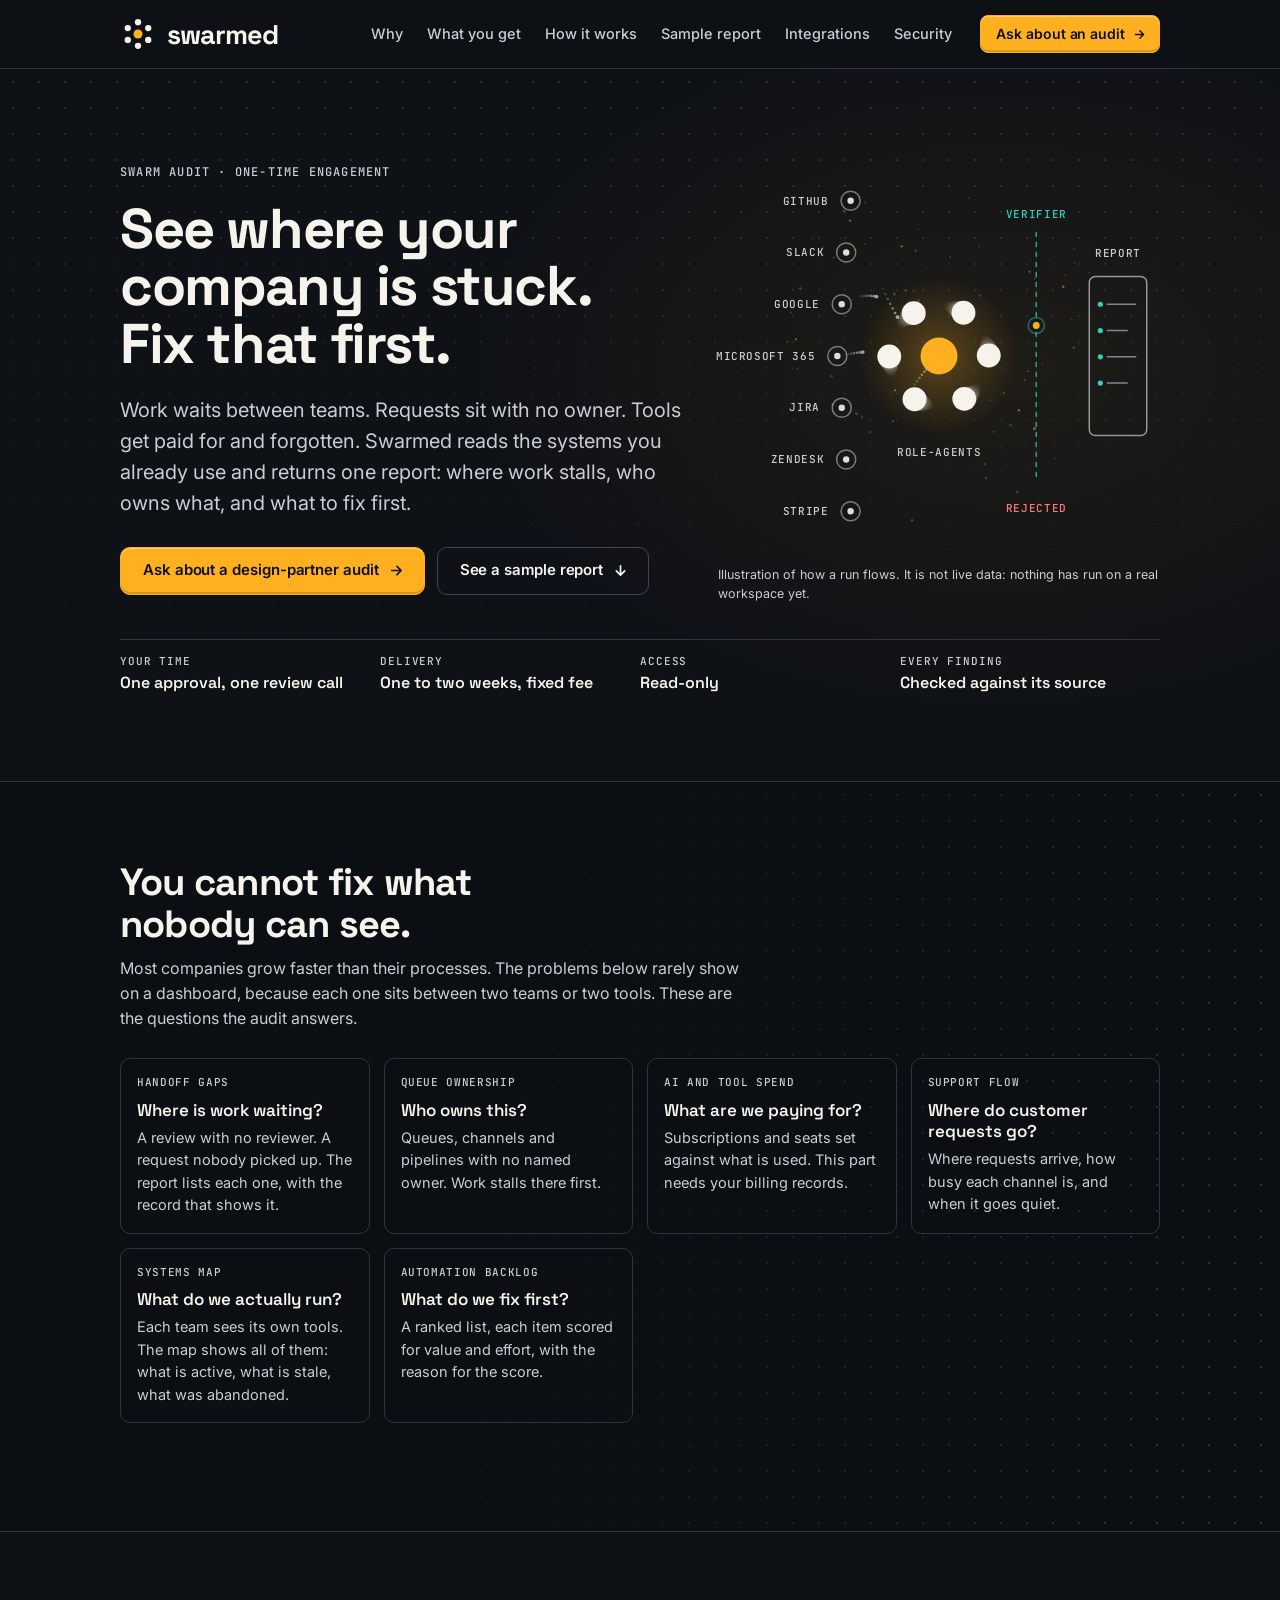
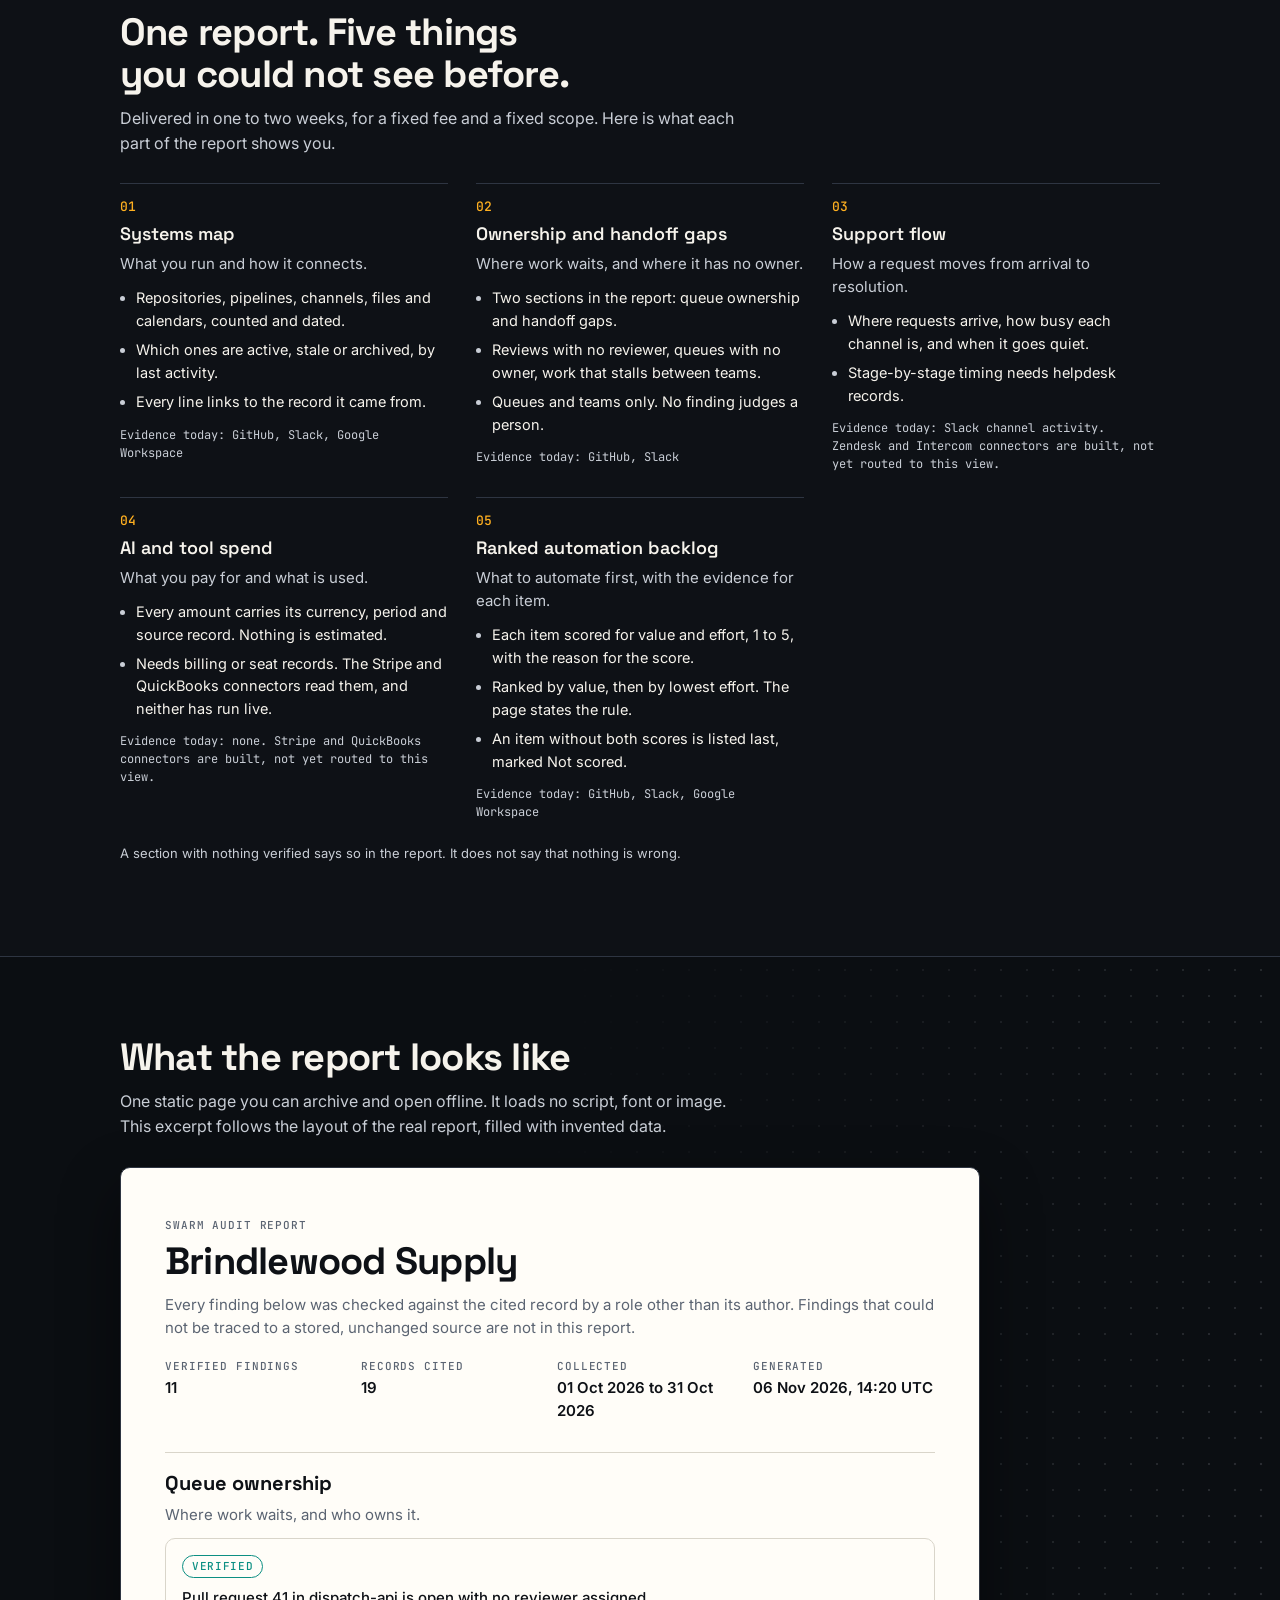
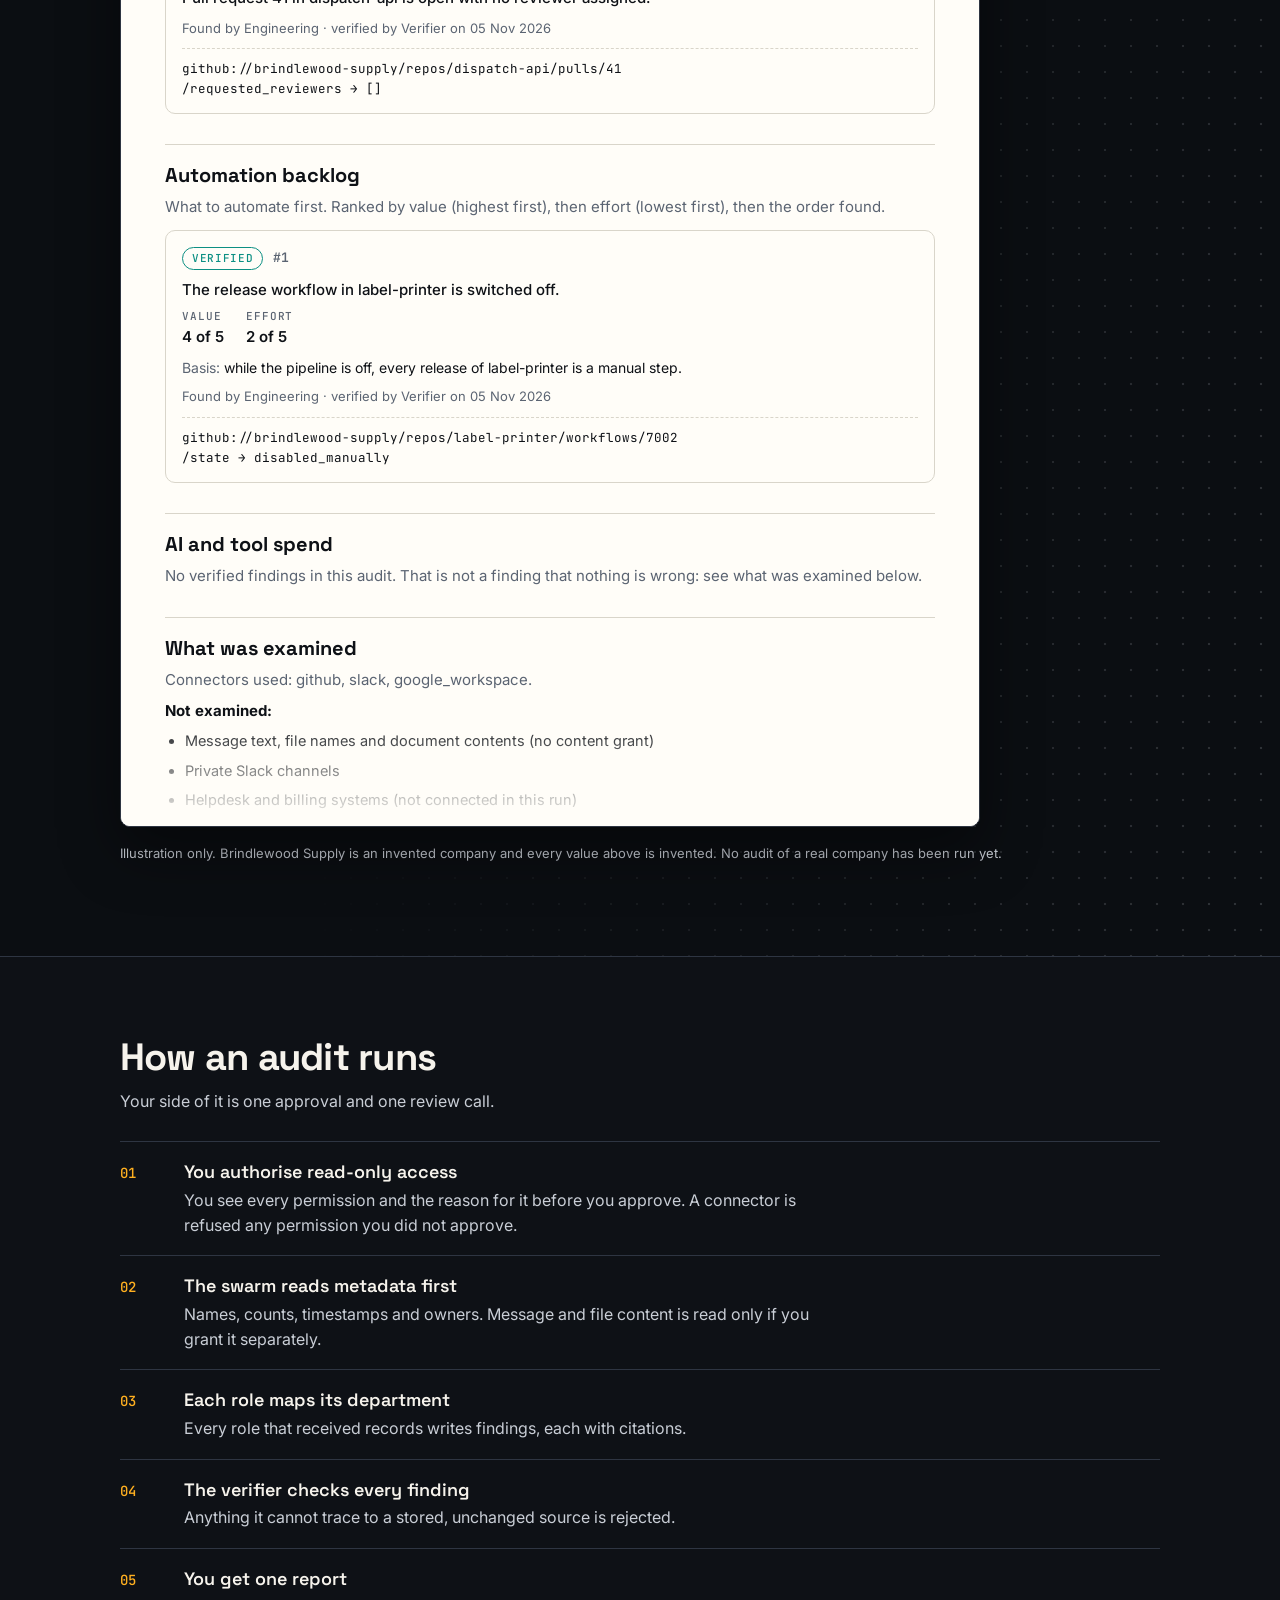
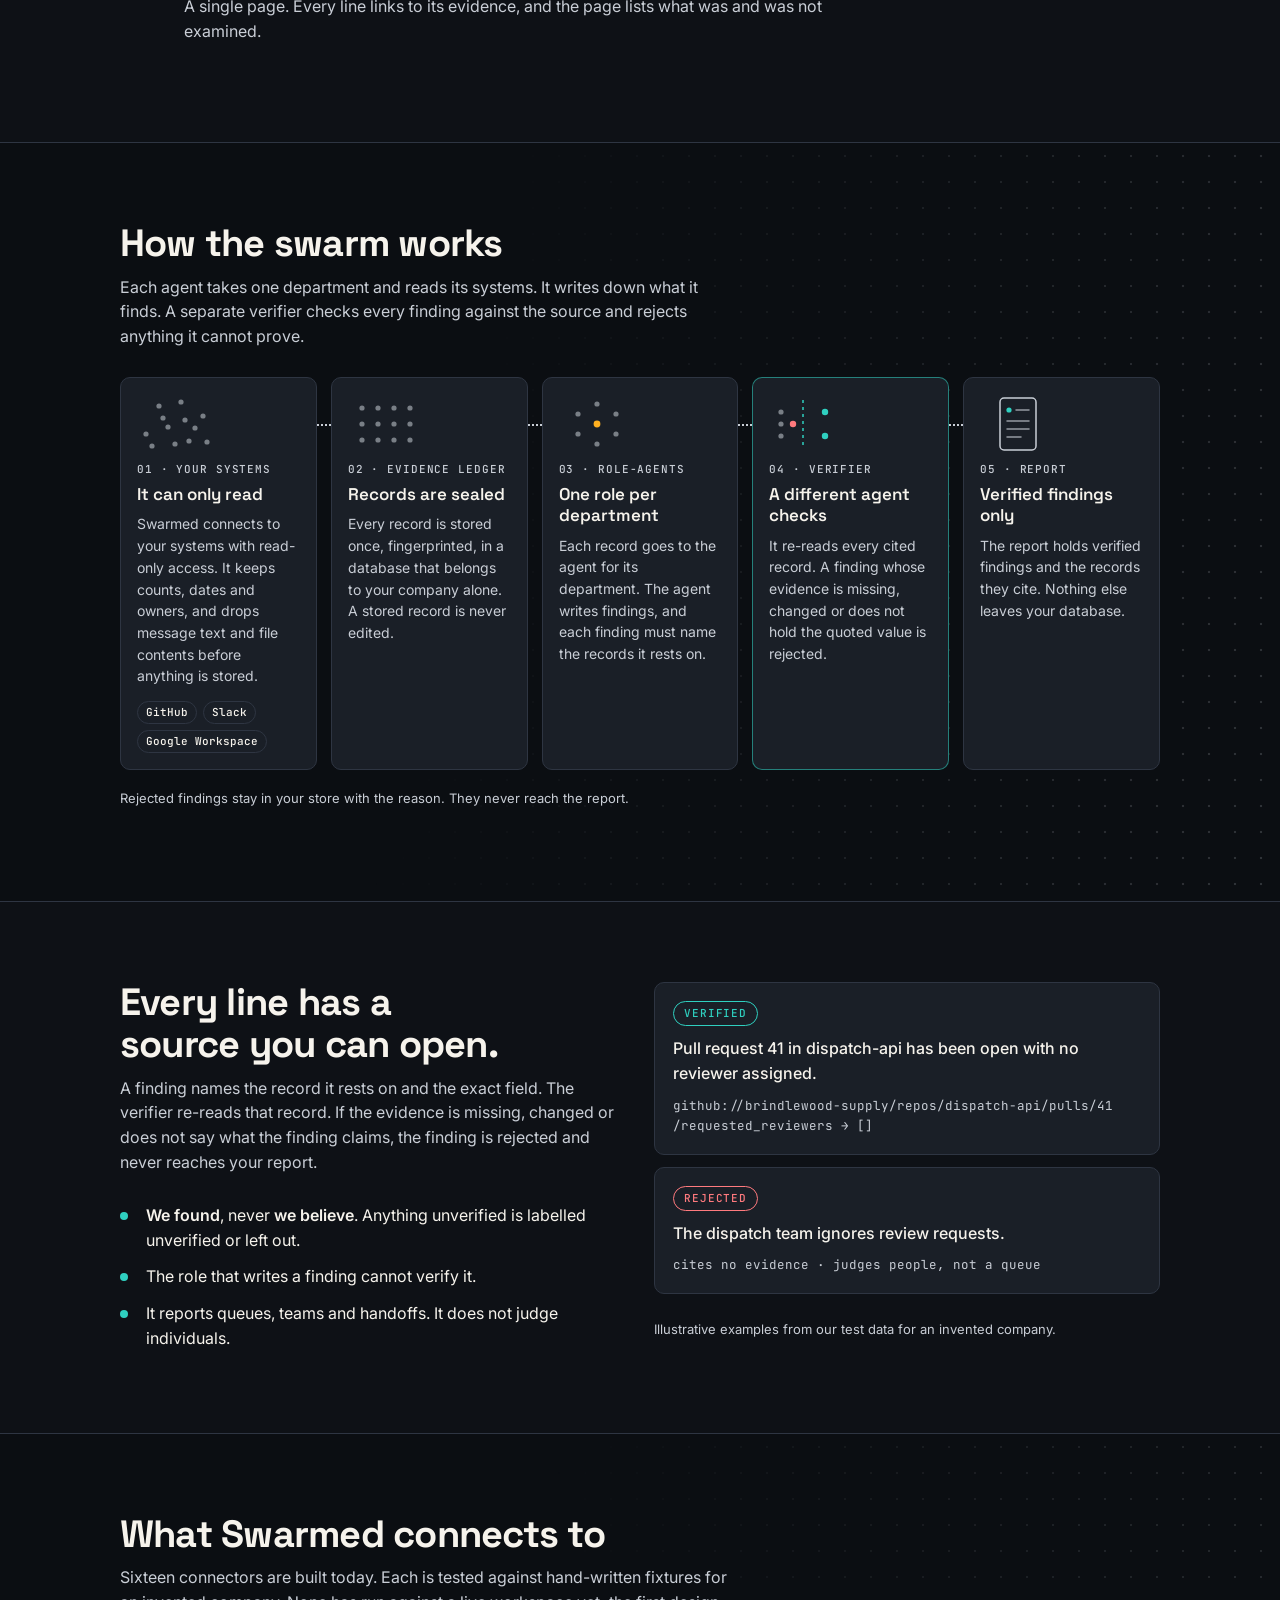
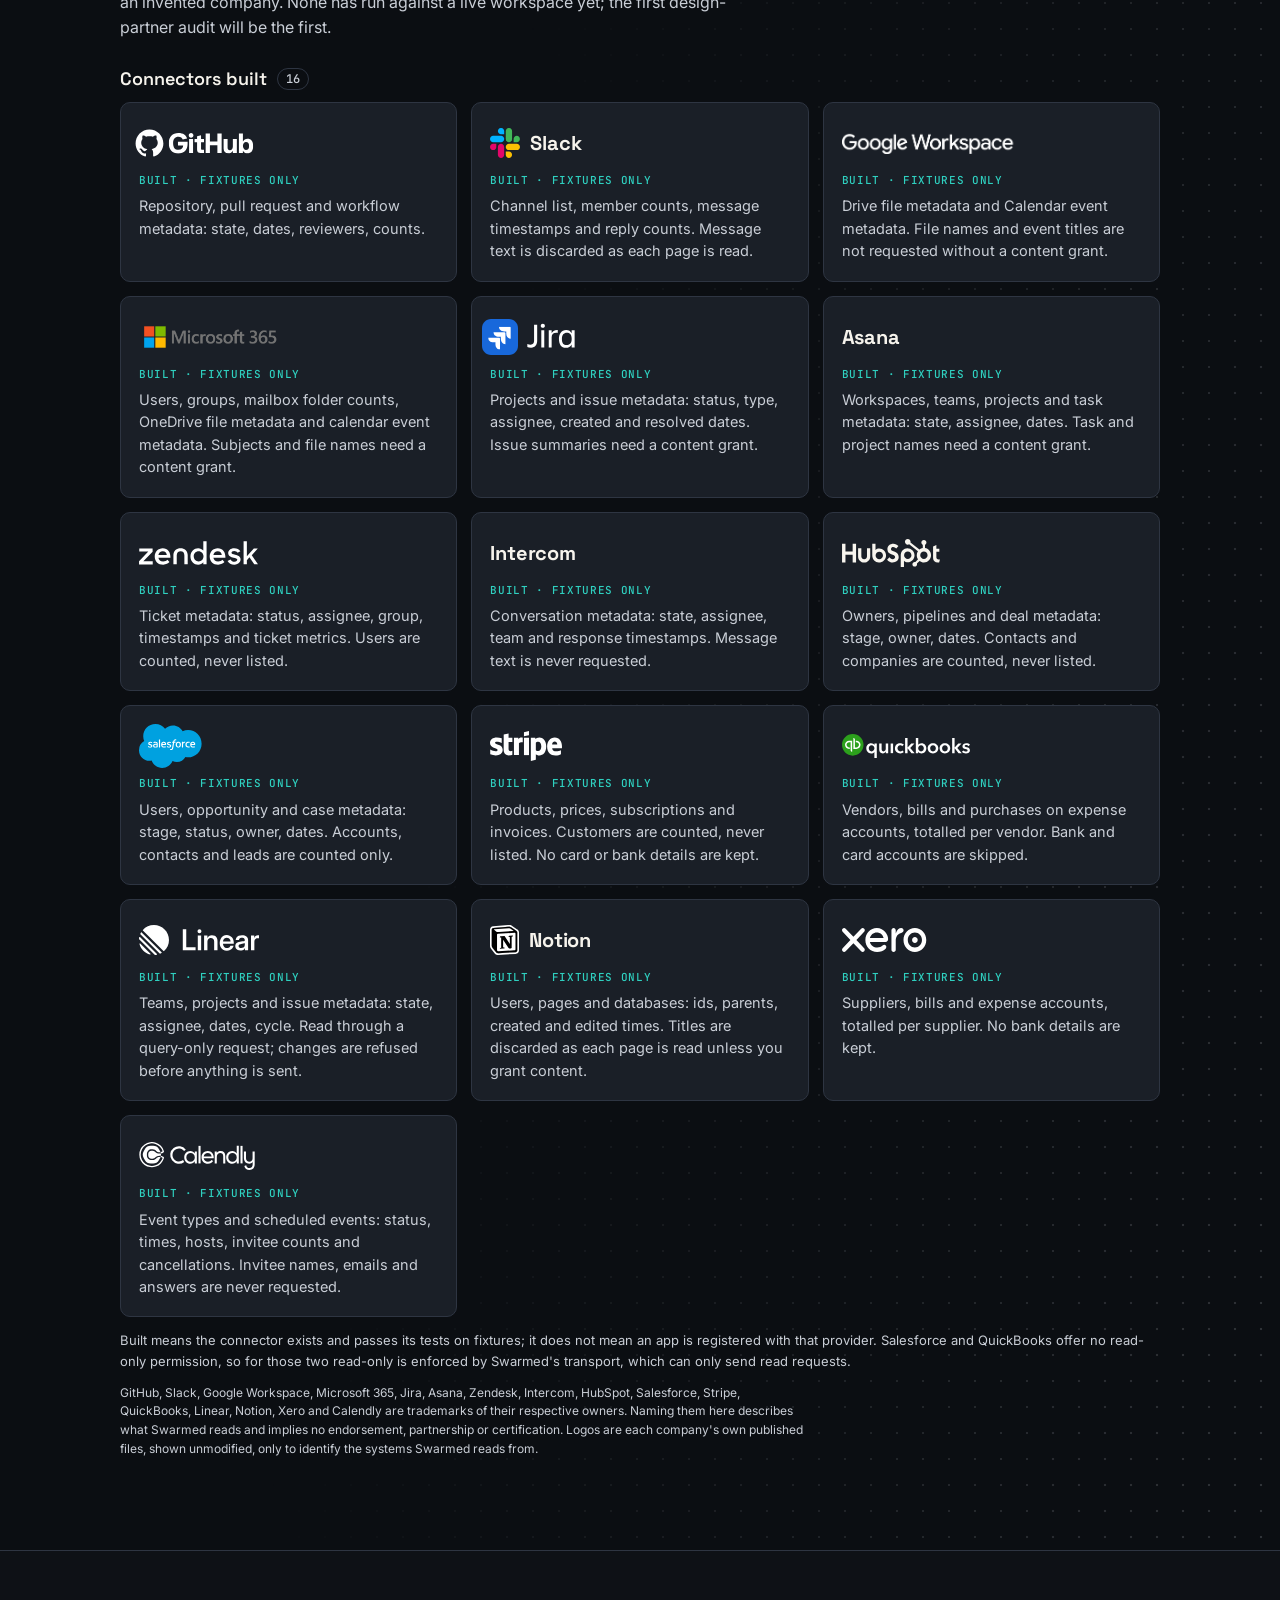
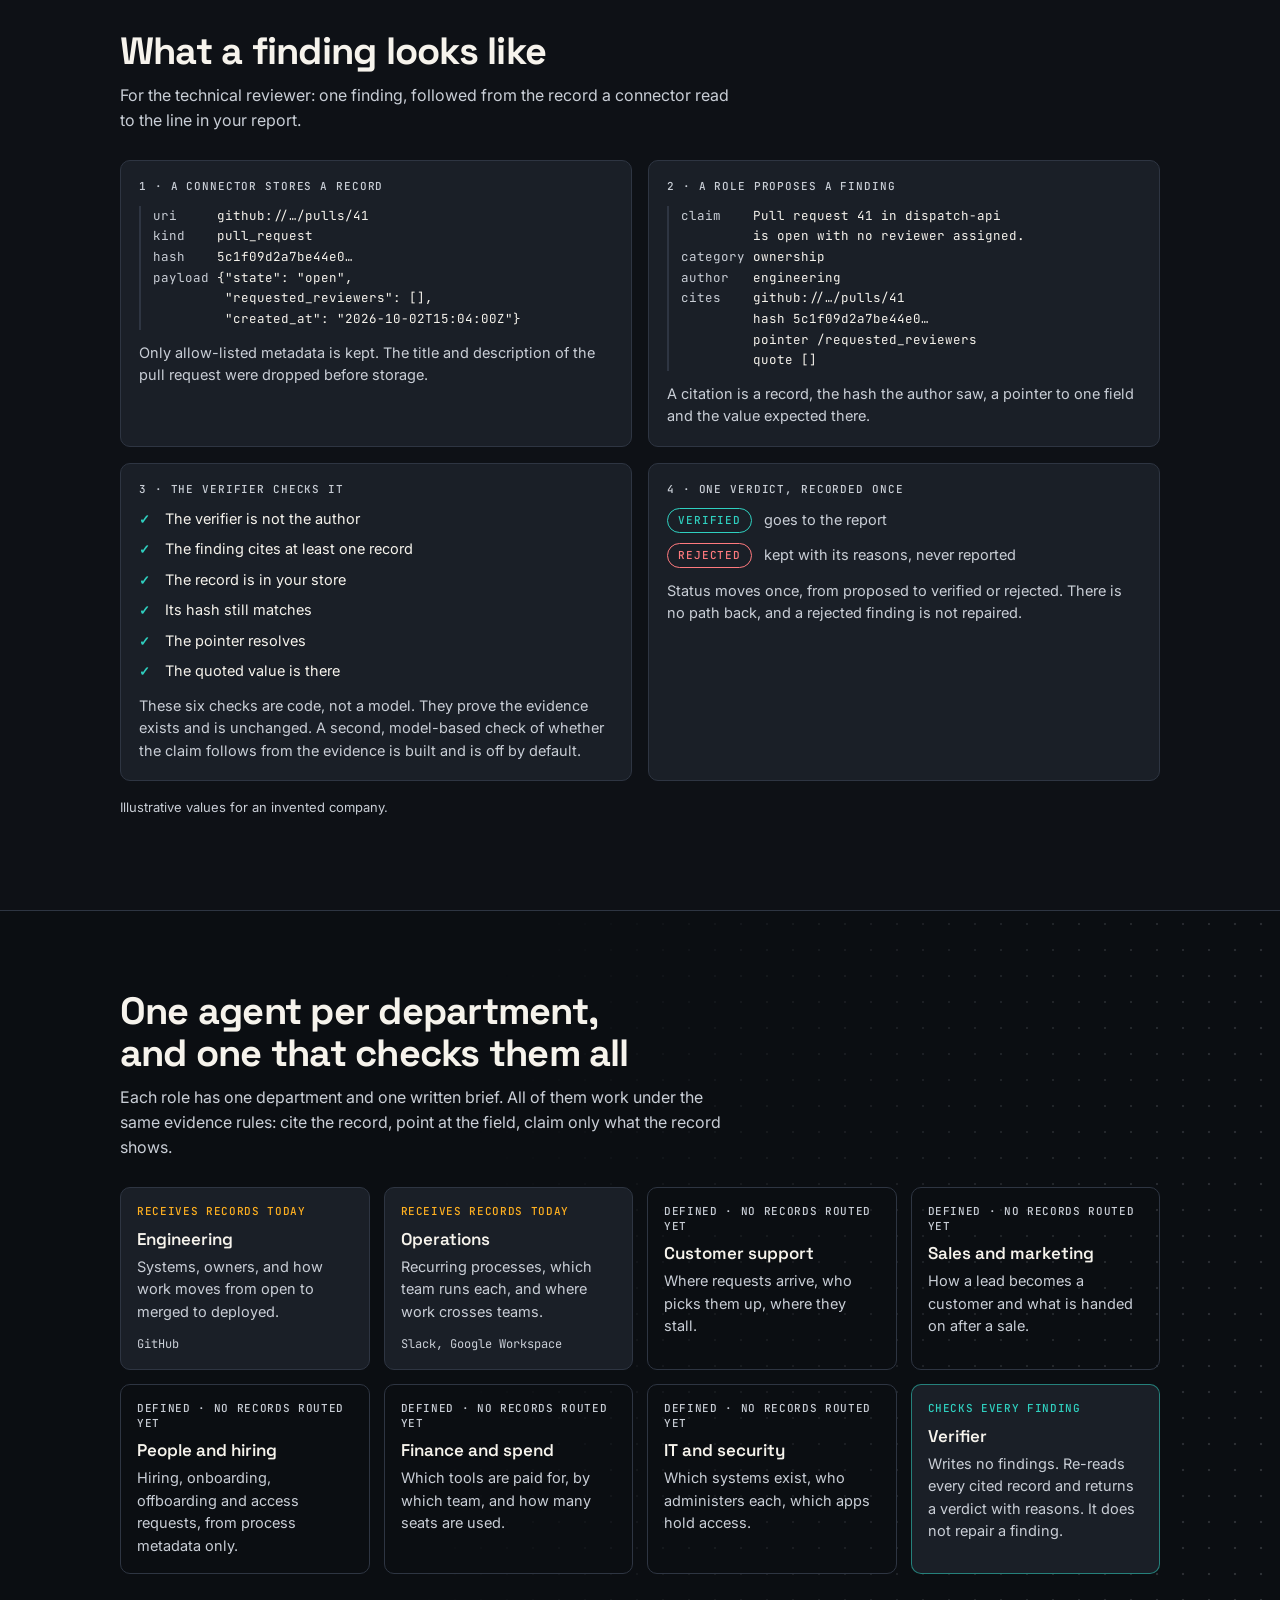
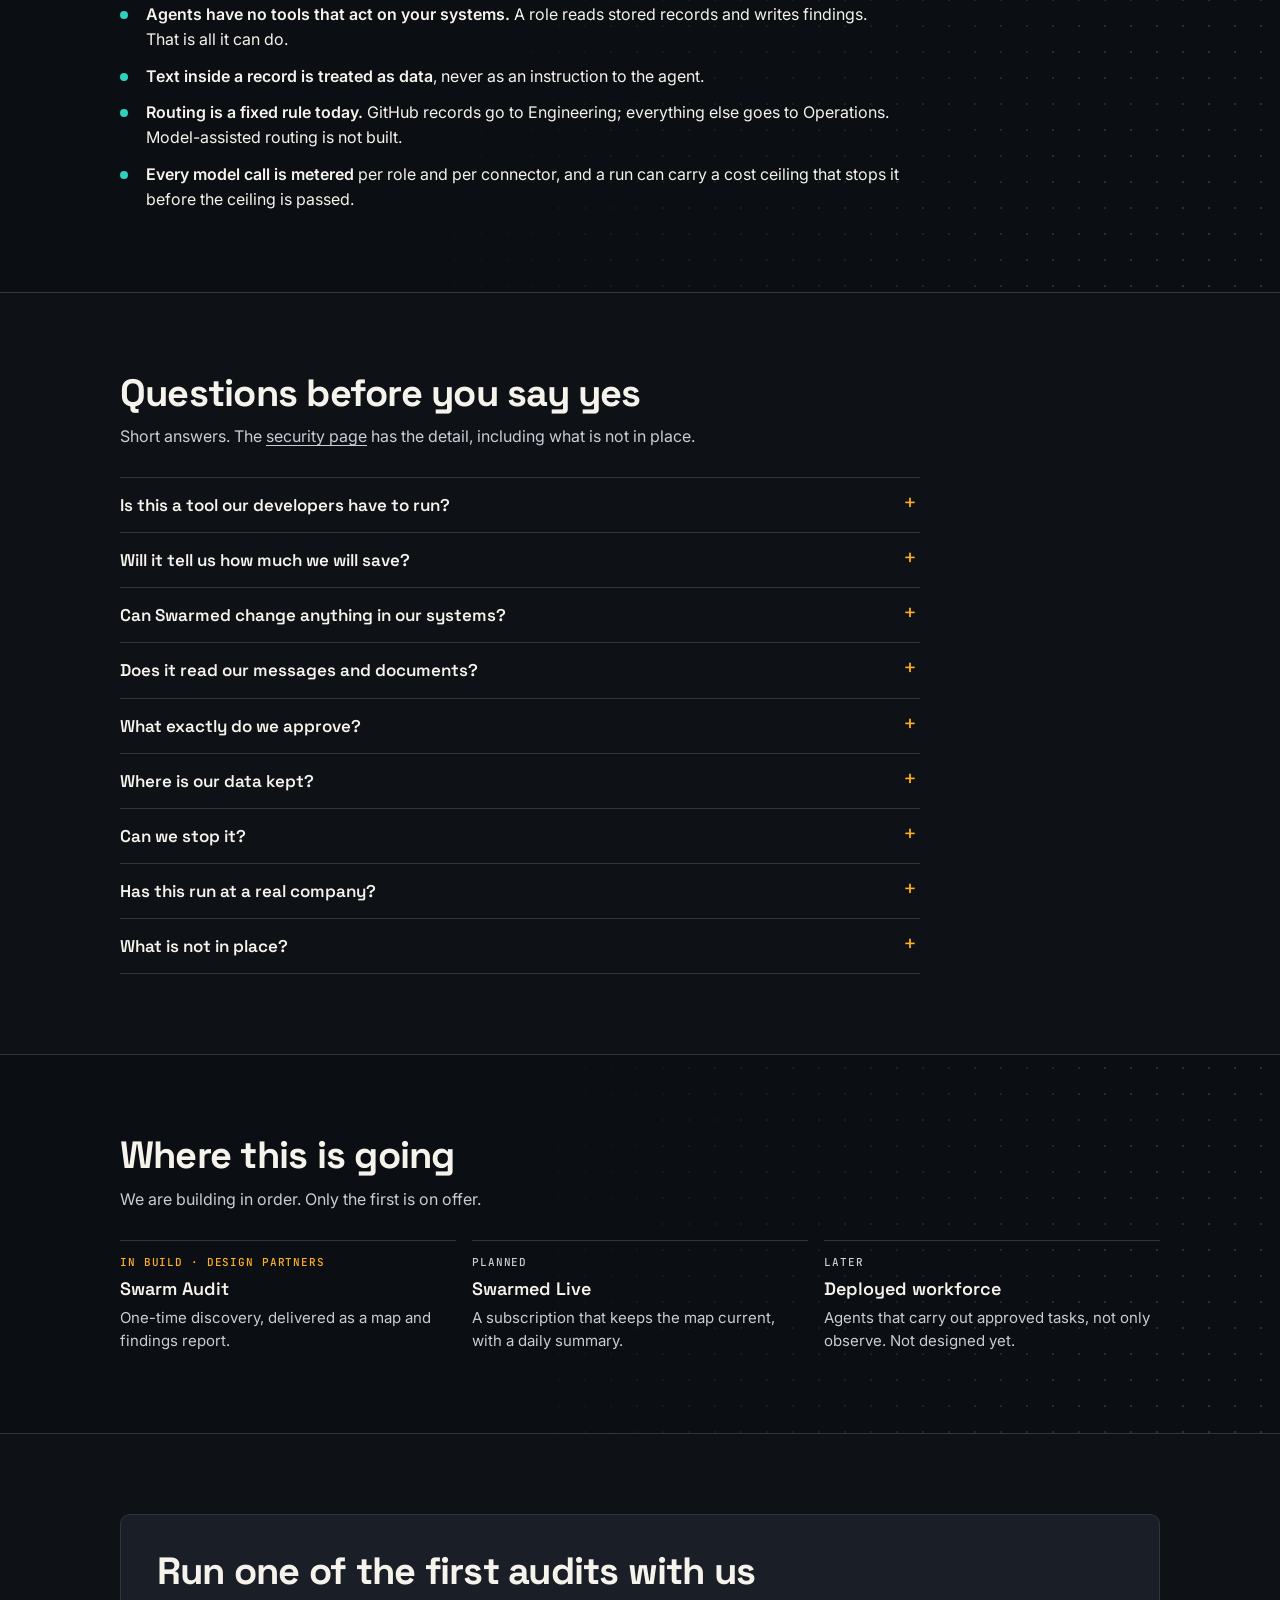
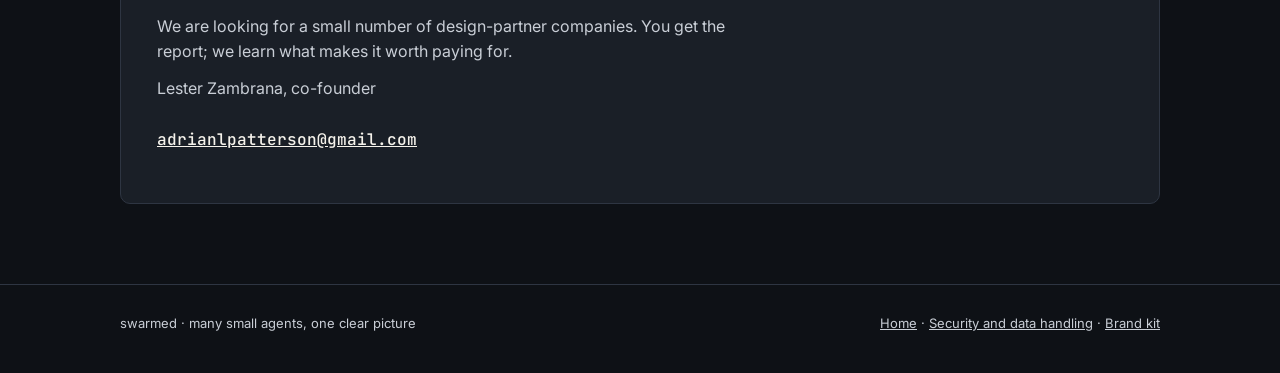
<file: index.html>
<!doctype html>
<html lang="en">
<head>
<meta charset="utf-8">
<meta name="viewport" content="width=device-width, initial-scale=1, viewport-fit=cover">
<link rel="preconnect" href="https://fonts.googleapis.com">
<link rel="preconnect" href="https://fonts.gstatic.com" crossorigin>
<link rel="stylesheet" href="https://fonts.googleapis.com/css2?family=Inter:wght@400;500;600&family=JetBrains+Mono:wght@400;500&family=Space+Grotesk:wght@600;700&display=swap">
<link rel="stylesheet" href="styles.css">
<link rel="icon" href="logos/swarmed-favicon.svg" type="image/svg+xml">
<title>Swarmed: see where your company is stuck</title>
<meta name="description" content="Swarmed is a one-time audit that shows where work waits, what has no owner, what you pay for and do not use, and what to fix first. Every finding is tied to evidence.">
</head>
<body>
<header class="top"><div class="wrap bar">
  <a class="logo" href="index.html" aria-label="Swarmed, home"><svg class="mark" viewBox="0 0 64 64" aria-hidden="true"><g><circle class="o" cx="32.00" cy="11.00" r="5.6" style="--dx:-7px;--dy:-22px;--d:0ms"/><circle class="o" cx="50.19" cy="21.50" r="5.6" style="--dx:36px;--dy:-24px;--d:45ms"/><circle class="o" cx="50.19" cy="42.50" r="5.6" style="--dx:20px;--dy:8px;--d:90ms"/><circle class="o" cx="32.00" cy="53.00" r="5.6" style="--dx:9px;--dy:42px;--d:135ms"/><circle class="o" cx="13.81" cy="42.50" r="5.6" style="--dx:-34px;--dy:8px;--d:180ms"/><circle class="o" cx="13.81" cy="21.50" r="5.6" style="--dx:-18px;--dy:-24px;--d:225ms"/></g><circle class="c" cx="32" cy="32" r="8"/></svg><span>swarmed</span></a>
  <nav aria-label="Main"><a href="#why">Why</a><a href="#deliverable">What you get</a><a href="#how">How it works</a><a href="#report">Sample report</a><a href="#integrations">Integrations</a><a href="security.html">Security</a></nav>
  <a class="btn primary sm" href="#contact">Ask about an audit</a>
</div></header>
<div class="hero"><div class="wrap hero-grid">
  <div class="hero-copy">
    <span class="eyebrow">Swarm Audit · one-time engagement</span>
    <h1>See where your company is stuck. <span>Fix that first.</span></h1>
    <p class="lede">Work waits between teams. Requests sit with no owner. Tools get paid for and forgotten. Swarmed reads the systems you already use and returns one report: where work stalls, who owns what, and what to fix first.</p>
    <div class="actions"><a class="btn primary" href="#contact">Ask about a design-partner audit</a><a class="btn down" href="#report">See a sample report</a></div>
  </div>
  <figure class="viz-wrap">
    <div class="viz" id="swarm-viz" role="img" aria-label="Animated illustration of a run: records from systems such as GitHub, Slack, Google Workspace, Microsoft 365, Jira, Zendesk and Stripe flow to the role-agents, which send findings to the verifier. Verified findings turn teal and land in the report. Rejected findings turn red and stop at the verifier.">
      <canvas aria-hidden="true"></canvas>
      <span class="vl src" style="right:75%;top:11%" aria-hidden="true">GitHub</span>
      <span class="vl src" style="right:76%;top:24%" aria-hidden="true">Slack</span>
      <span class="vl src" style="right:77%;top:37%" aria-hidden="true">Google</span>
      <span class="vl src" style="right:78%;top:50%" aria-hidden="true">Microsoft 365</span>
      <span class="vl src" style="right:77%;top:63%" aria-hidden="true">Jira</span>
      <span class="vl src" style="right:76%;top:76%" aria-hidden="true">Zendesk</span>
      <span class="vl src" style="right:75%;top:89%" aria-hidden="true">Stripe</span>
      <span class="vl mid" style="left:50%;top:73%" aria-hidden="true">role-agents</span>
      <span class="vl mid teal" style="left:72%;top:13%" aria-hidden="true">verifier</span>
      <span class="vl mid red" style="left:72%;top:87%" aria-hidden="true">rejected</span>
      <span class="vl mid" style="left:90.5%;top:23%" aria-hidden="true">report</span>
    </div>
    <figcaption>Illustration of how a run flows. It is not live data: nothing has run on a real workspace yet.</figcaption>
  </figure>
  <dl class="facts">
    <div><dt>Your time</dt><dd>One approval, one review call</dd></div>
    <div><dt>Delivery</dt><dd>One to two weeks, fixed fee</dd></div>
    <div><dt>Access</dt><dd>Read-only</dd></div>
    <div><dt>Every finding</dt><dd>Checked against its source</dd></div>
  </dl>
</div></div>

<section id="why" class="band"><div class="wrap">
  <h2>You cannot fix what nobody can see.</h2>
  <p class="sub">Most companies grow faster than their processes. The problems below rarely show on a dashboard, because each one sits between two teams or two tools. These are the questions the audit answers.</p>
  <div class="roles">
    <div class="role"><span class="state">Handoff gaps</span><h3>Where is work waiting?</h3><p>A review with no reviewer. A request nobody picked up. The report lists each one, with the record that shows it.</p></div>
    <div class="role"><span class="state">Queue ownership</span><h3>Who owns this?</h3><p>Queues, channels and pipelines with no named owner. Work stalls there first.</p></div>
    <div class="role"><span class="state">AI and tool spend</span><h3>What are we paying for?</h3><p>Subscriptions and seats set against what is used. This part needs your billing records.</p></div>
    <div class="role"><span class="state">Support flow</span><h3>Where do customer requests go?</h3><p>Where requests arrive, how busy each channel is, and when it goes quiet.</p></div>
    <div class="role"><span class="state">Systems map</span><h3>What do we actually run?</h3><p>Each team sees its own tools. The map shows all of them: what is active, what is stale, what was abandoned.</p></div>
    <div class="role"><span class="state">Automation backlog</span><h3>What do we fix first?</h3><p>A ranked list, each item scored for value and effort, with the reason for the score.</p></div>
  </div>
</div></section>

<section id="deliverable"><div class="wrap">
  <h2>One report. Five things you could not see before.</h2>
  <p class="sub">Delivered in one to two weeks, for a fixed fee and a fixed scope. Here is what each part of the report shows you.</p>
  <div class="grid deliver">
    <div class="item"><span class="num">01</span><h3>Systems map</h3><p>What you run and how it connects.</p>
      <ul><li>Repositories, pipelines, channels, files and calendars, counted and dated.</li><li>Which ones are active, stale or archived, by last activity.</li><li>Every line links to the record it came from.</li></ul>
      <span class="feeds">Evidence today: GitHub, Slack, Google Workspace</span></div>
    <div class="item"><span class="num">02</span><h3>Ownership and handoff gaps</h3><p>Where work waits, and where it has no owner.</p>
      <ul><li>Two sections in the report: queue ownership and handoff gaps.</li><li>Reviews with no reviewer, queues with no owner, work that stalls between teams.</li><li>Queues and teams only. No finding judges a person.</li></ul>
      <span class="feeds">Evidence today: GitHub, Slack</span></div>
    <div class="item"><span class="num">03</span><h3>Support flow</h3><p>How a request moves from arrival to resolution.</p>
      <ul><li>Where requests arrive, how busy each channel is, and when it goes quiet.</li><li>Stage-by-stage timing needs helpdesk records.</li></ul>
      <span class="feeds">Evidence today: Slack channel activity. Zendesk and Intercom connectors are built, not yet routed to this view.</span></div>
    <div class="item"><span class="num">04</span><h3>AI and tool spend</h3><p>What you pay for and what is used.</p>
      <ul><li>Every amount carries its currency, period and source record. Nothing is estimated.</li><li>Needs billing or seat records. The Stripe and QuickBooks connectors read them, and neither has run live.</li></ul>
      <span class="feeds">Evidence today: none. Stripe and QuickBooks connectors are built, not yet routed to this view.</span></div>
    <div class="item"><span class="num">05</span><h3>Ranked automation backlog</h3><p>What to automate first, with the evidence for each item.</p>
      <ul><li>Each item scored for value and effort, 1 to 5, with the reason for the score.</li><li>Ranked by value, then by lowest effort. The page states the rule.</li><li>An item without both scores is listed last, marked Not scored.</li></ul>
      <span class="feeds">Evidence today: GitHub, Slack, Google Workspace</span></div>
  </div>
  <p class="note">A section with nothing verified says so in the report. It does not say that nothing is wrong.</p>
</div></section>

<section id="report" class="band"><div class="wrap">
  <h2>What the report looks like</h2>
  <p class="sub">One static page you can archive and open offline. It loads no script, font or image. This excerpt follows the layout of the real report, filled with invented data.</p>
  <div class="sheet" role="img" aria-label="Excerpt of a sample Swarm Audit report for the invented company Brindlewood Supply">
    <div class="sheet-in" aria-hidden="true">
      <span class="s-eye">Swarm Audit report</span>
      <div class="s-h1">Brindlewood Supply</div>
      <p class="s-muted">Every finding below was checked against the cited record by a role other than its author. Findings that could not be traced to a stored, unchanged source are not in this report.</p>
      <dl class="s-meta"><div><dt>Verified findings</dt><dd>11</dd></div><div><dt>Records cited</dt><dd>19</dd></div><div><dt>Collected</dt><dd>01 Oct 2026 to 31 Oct 2026</dd></div><div><dt>Generated</dt><dd>06 Nov 2026, 14:20 UTC</dd></div></dl>

      <div class="s-h2">Queue ownership</div>
      <p class="s-muted">Where work waits, and who owns it.</p>
      <div class="s-finding"><span class="s-badge">Verified</span>
        <p>Pull request 41 in dispatch-api is open with no reviewer assigned.</p>
        <div class="s-who">Found by Engineering · verified by Verifier on 05 Nov 2026</div>
        <div class="s-ev">github://brindlewood-supply/repos/dispatch-api/pulls/41<br>/requested_reviewers → []</div></div>

      <div class="s-h2">Automation backlog</div>
      <p class="s-muted">What to automate first. Ranked by value (highest first), then effort (lowest first), then the order found.</p>
      <div class="s-finding"><span class="s-badge">Verified</span> <span class="s-rank">#1</span>
        <p>The release workflow in label-printer is switched off.</p>
        <dl class="s-score"><div><dt>Value</dt><dd>4 of 5</dd></div><div><dt>Effort</dt><dd>2 of 5</dd></div></dl>
        <p class="s-basis"><span>Basis:</span> while the pipeline is off, every release of label-printer is a manual step.</p>
        <div class="s-who">Found by Engineering · verified by Verifier on 05 Nov 2026</div>
        <div class="s-ev">github://brindlewood-supply/repos/label-printer/workflows/7002<br>/state → disabled_manually</div></div>

      <div class="s-h2">AI and tool spend</div>
      <p class="s-muted">No verified findings in this audit. That is not a finding that nothing is wrong: see what was examined below.</p>

      <div class="s-h2">What was examined</div>
      <p class="s-muted">Connectors used: github, slack, google_workspace.</p>
      <p><b>Not examined:</b></p>
      <ul><li>Message text, file names and document contents (no content grant)</li><li>Private Slack channels</li><li>Helpdesk and billing systems (not connected in this run)</li></ul>

      <div class="s-h2">Evidence cited</div>
      <div class="s-table"><table><thead><tr><th>Record</th><th>Kind</th><th>Read at</th><th>Content hash</th></tr></thead><tbody>
        <tr><td class="s-mono">github://brindlewood-supply/repos/dispatch-api/pulls/41</td><td>pull_request</td><td>04 Nov 2026, 09:12 UTC</td><td class="s-mono">5c1f09d2a7be44e0</td></tr>
        <tr><td class="s-mono">github://brindlewood-supply/repos/label-printer/workflows/7002</td><td>workflow</td><td>04 Nov 2026, 09:12 UTC</td><td class="s-mono">b83e6a10f4c27d95</td></tr>
      </tbody></table></div>
      <div class="s-foot">Access during this audit was read-only.</div>
    </div>
  </div>
  <p class="note">Illustration only. Brindlewood Supply is an invented company and every value above is invented. No audit of a real company has been run yet.</p>
</div></section>

<section id="how"><div class="wrap">
  <h2>How an audit runs</h2>
  <p class="sub">Your side of it is one approval and one review call.</p>
  <div class="steps">
    <div class="step"><div><h3>You authorise read-only access</h3><p>You see every permission and the reason for it before you approve. A connector is refused any permission you did not approve.</p></div></div>
    <div class="step"><div><h3>The swarm reads metadata first</h3><p>Names, counts, timestamps and owners. Message and file content is read only if you grant it separately.</p></div></div>
    <div class="step"><div><h3>Each role maps its department</h3><p>Every role that received records writes findings, each with citations.</p></div></div>
    <div class="step"><div><h3>The verifier checks every finding</h3><p>Anything it cannot trace to a stored, unchanged source is rejected.</p></div></div>
    <div class="step"><div><h3>You get one report</h3><p>A single page. Every line links to its evidence, and the page lists what was and was not examined.</p></div></div>
  </div>
</div></section>

<section id="swarm" class="band"><div class="wrap">
  <h2>How the swarm works</h2>
  <p class="sub">Each agent takes one department and reads its systems. It writes down what it finds. A separate verifier checks every finding against the source and rejects anything it cannot prove.</p>
  <ol class="flow" aria-label="How a run flows">
    <li class="stage">
      <svg viewBox="0 0 76 60" aria-hidden="true"><circle class="d" cx="9" cy="40" r="2.6"/><circle class="d" cx="22" cy="12" r="2.6"/><circle class="d" cx="31" cy="33" r="2.6"/><circle class="d" cx="44" cy="8" r="2.6"/><circle class="d" cx="52" cy="47" r="2.6"/><circle class="d" cx="66" cy="22" r="2.6"/><circle class="d" cx="15" cy="52" r="2.6"/><circle class="d" cx="38" cy="50" r="2.6"/><circle class="d" cx="58" cy="34" r="2.6"/><circle class="d" cx="70" cy="48" r="2.6"/><circle class="d" cx="26" cy="24" r="2.6"/><circle class="d" cx="48" cy="26" r="2.6"/></svg>
      <span class="k">01 · Your systems</span>
      <h3>It can only read</h3>
      <p>Swarmed connects to your systems with read-only access. It keeps counts, dates and owners, and drops message text and file contents before anything is stored.</p>
      <span class="chips"><i>GitHub</i><i>Slack</i><i>Google Workspace</i></span>
    </li>
    <li class="stage">
      <svg viewBox="0 0 76 60" aria-hidden="true"><circle class="d" cx="14" cy="14" r="2.6"/><circle class="d" cx="30" cy="14" r="2.6"/><circle class="d" cx="46" cy="14" r="2.6"/><circle class="d" cx="62" cy="14" r="2.6"/><circle class="d" cx="14" cy="30" r="2.6"/><circle class="d" cx="30" cy="30" r="2.6"/><circle class="d" cx="46" cy="30" r="2.6"/><circle class="d" cx="62" cy="30" r="2.6"/><circle class="d" cx="14" cy="46" r="2.6"/><circle class="d" cx="30" cy="46" r="2.6"/><circle class="d" cx="46" cy="46" r="2.6"/><circle class="d" cx="62" cy="46" r="2.6"/></svg>
      <span class="k">02 · Evidence ledger</span>
      <h3>Records are sealed</h3>
      <p>Every record is stored once, fingerprinted, in a database that belongs to your company alone. A stored record is never edited.</p>
    </li>
    <li class="stage">
      <svg viewBox="0 0 76 60" aria-hidden="true"><circle class="d" cx="38" cy="10" r="2.6"/><circle class="d" cx="57" cy="20" r="2.6"/><circle class="d" cx="57" cy="40" r="2.6"/><circle class="d" cx="38" cy="50" r="2.6"/><circle class="d" cx="19" cy="40" r="2.6"/><circle class="d" cx="19" cy="20" r="2.6"/><circle class="a" cx="38" cy="30" r="3.4"/></svg>
      <span class="k">03 · Role-agents</span>
      <h3>One role per department</h3>
      <p>Each record goes to the agent for its department. The agent writes findings, and each finding must name the records it rests on.</p>
    </li>
    <li class="stage gate">
      <svg viewBox="0 0 76 60" aria-hidden="true"><circle class="d" cx="12" cy="18" r="2.6"/><circle class="d" cx="12" cy="30" r="2.6"/><circle class="d" cx="12" cy="42" r="2.6"/><path class="g" d="M34 6v48"/><circle class="t" cx="56" cy="18" r="3.2"/><circle class="t" cx="56" cy="42" r="3.2"/><circle class="r" cx="24" cy="30" r="3.2"/></svg>
      <span class="k">04 · Verifier</span>
      <h3>A different agent checks</h3>
      <p>It re-reads every cited record. A finding whose evidence is missing, changed or does not hold the quoted value is rejected.</p>
    </li>
    <li class="stage">
      <svg viewBox="0 0 76 60" aria-hidden="true"><rect class="pg" x="20" y="4" width="36" height="52" rx="4"/><circle class="t" cx="29" cy="16" r="2.6"/><path class="ln" d="M36 16h13M27 27h22M27 35h22M27 43h14"/></svg>
      <span class="k">05 · Report</span>
      <h3>Verified findings only</h3>
      <p>The report holds verified findings and the records they cite. Nothing else leaves your database.</p>
    </li>
  </ol>
  <p class="note">Rejected findings stay in your store with the reason. They never reach the report.</p>
</div></section>

<section id="evidence"><div class="wrap split">
  <div>
    <h2>Every line has a source you can open.</h2>
    <p class="sub">A finding names the record it rests on and the exact field. The verifier re-reads that record. If the evidence is missing, changed or does not say what the finding claims, the finding is rejected and never reaches your report.</p>
    <ul class="list">
      <li><span><b>We found</b>, never <b>we believe</b>. Anything unverified is labelled unverified or left out.</span></li>
      <li><span>The role that writes a finding cannot verify it.</span></li>
      <li><span>It reports queues, teams and handoffs. It does not judge individuals.</span></li>
    </ul>
  </div>
  <div style="display:grid;gap:12px">
    <div class="finding"><span class="badge">Verified</span><p>Pull request 41 in dispatch-api has been open with no reviewer assigned.</p><div class="src">github://brindlewood-supply/repos/dispatch-api/pulls/41<br>/requested_reviewers → []</div></div>
    <div class="finding"><span class="badge rejected">Rejected</span><p>The dispatch team ignores review requests.</p><div class="src">cites no evidence · judges people, not a queue</div></div>
    <p class="note">Illustrative examples from our test data for an invented company.</p>
  </div>
</div></section>

<section id="integrations" class="band"><div class="wrap">
  <h2>What Swarmed connects to</h2>
  <p class="sub">Sixteen connectors are built today. Each is tested against hand-written fixtures for an invented company. None has run against a live workspace yet; the first design-partner audit will be the first.</p>
  <h3 class="group">Connectors built <span>16</span></h3>
  <div class="conns">
    <div class="conn"><span class="name"><img src="logos/github.svg" alt="GitHub" height="36"></span><span class="st built">Built · fixtures only</span><p>Repository, pull request and workflow metadata: state, dates, reviewers, counts.</p></div>
    <div class="conn"><span class="name"><img class="lg-slack" src="logos/slack.svg" alt="" height="36">Slack</span><span class="st built">Built · fixtures only</span><p>Channel list, member counts, message timestamps and reply counts. Message text is discarded as each page is read.</p></div>
    <div class="conn"><span class="name"><img class="lg-google-workspace" src="logos/google-workspace.png" alt="Google Workspace" height="36"></span><span class="st built">Built · fixtures only</span><p>Drive file metadata and Calendar event metadata. File names and event titles are not requested without a content grant.</p></div>
    <div class="conn"><span class="name"><img class="lg-microsoft-365" src="logos/microsoft-365.png" alt="Microsoft 365" height="36"></span><span class="st built">Built · fixtures only</span><p>Users, groups, mailbox folder counts, OneDrive file metadata and calendar event metadata. Subjects and file names need a content grant.</p></div>
    <div class="conn"><span class="name"><img src="logos/jira.svg" alt="Jira" height="36"></span><span class="st built">Built · fixtures only</span><p>Projects and issue metadata: status, type, assignee, created and resolved dates. Issue summaries need a content grant.</p></div>
    <div class="conn"><span class="name">Asana</span><span class="st built">Built · fixtures only</span><p>Workspaces, teams, projects and task metadata: state, assignee, dates. Task and project names need a content grant.</p></div>
    <div class="conn"><span class="name"><img class="lg-zendesk" src="logos/zendesk.svg" alt="Zendesk" height="36"></span><span class="st built">Built · fixtures only</span><p>Ticket metadata: status, assignee, group, timestamps and ticket metrics. Users are counted, never listed.</p></div>
    <div class="conn"><span class="name">Intercom</span><span class="st built">Built · fixtures only</span><p>Conversation metadata: state, assignee, team and response timestamps. Message text is never requested.</p></div>
    <div class="conn"><span class="name"><img class="lg-hubspot" src="logos/hubspot.svg" alt="HubSpot" height="36"></span><span class="st built">Built · fixtures only</span><p>Owners, pipelines and deal metadata: stage, owner, dates. Contacts and companies are counted, never listed.</p></div>
    <div class="conn"><span class="name"><img class="lg-salesforce" src="logos/salesforce.svg" alt="Salesforce" height="36"></span><span class="st built">Built · fixtures only</span><p>Users, opportunity and case metadata: stage, status, owner, dates. Accounts, contacts and leads are counted only.</p></div>
    <div class="conn"><span class="name"><img class="lg-stripe" src="logos/stripe.svg" alt="Stripe" height="36"></span><span class="st built">Built · fixtures only</span><p>Products, prices, subscriptions and invoices. Customers are counted, never listed. No card or bank details are kept.</p></div>
    <div class="conn"><span class="name"><img class="lg-quickbooks" src="logos/quickbooks.svg" alt="QuickBooks" height="36"></span><span class="st built">Built · fixtures only</span><p>Vendors, bills and purchases on expense accounts, totalled per vendor. Bank and card accounts are skipped.</p></div>
    <div class="conn"><span class="name"><img class="lg-linear" src="logos/linear.svg" alt="Linear" height="36"></span><span class="st built">Built · fixtures only</span><p>Teams, projects and issue metadata: state, assignee, dates, cycle. Read through a query-only request; changes are refused before anything is sent.</p></div>
    <div class="conn"><span class="name"><img class="lg-notion" src="logos/notion.svg" alt="" height="36">Notion</span><span class="st built">Built · fixtures only</span><p>Users, pages and databases: ids, parents, created and edited times. Titles are discarded as each page is read unless you grant content.</p></div>
    <div class="conn"><span class="name"><img class="lg-xero" src="logos/xero.svg" alt="Xero" height="36"></span><span class="st built">Built · fixtures only</span><p>Suppliers, bills and expense accounts, totalled per supplier. No bank details are kept.</p></div>
    <div class="conn"><span class="name"><img class="lg-calendly" src="logos/calendly.svg" alt="Calendly" height="36"></span><span class="st built">Built · fixtures only</span><p>Event types and scheduled events: status, times, hosts, invitee counts and cancellations. Invitee names, emails and answers are never requested.</p></div>
  </div>
  <p class="note">Built means the connector exists and passes its tests on fixtures; it does not mean an app is registered with that provider. Salesforce and QuickBooks offer no read-only permission, so for those two read-only is enforced by Swarmed's transport, which can only send read requests.</p>
  <p class="note tm">GitHub, Slack, Google Workspace, Microsoft 365, Jira, Asana, Zendesk, Intercom, HubSpot, Salesforce, Stripe, QuickBooks, Linear, Notion, Xero and Calendly are trademarks of their respective owners. Naming them here describes what Swarmed reads and implies no endorsement, partnership or certification. Logos are each company's own published files, shown unmodified, only to identify the systems Swarmed reads from.</p>
</div></section>

<section id="finding"><div class="wrap">
  <h2>What a finding looks like</h2>
  <p class="sub">For the technical reviewer: one finding, followed from the record a connector read to the line in your report.</p>
  <div class="walk">
    <div class="wstep"><span class="k">1 · A connector stores a record</span>
      <pre class="code"><span class="c">uri</span>     github://…/pulls/41
<span class="c">kind</span>    pull_request
<span class="c">hash</span>    5c1f09d2a7be44e0…
<span class="c">payload</span> {"state": "open",
         "requested_reviewers": [],
         "created_at": "2026-10-02T15:04:00Z"}</pre>
      <p>Only allow-listed metadata is kept. The title and description of the pull request were dropped before storage.</p></div>
    <div class="wstep"><span class="k">2 · A role proposes a finding</span>
      <pre class="code"><span class="c">claim</span>    Pull request 41 in dispatch-api
         is open with no reviewer assigned.
<span class="c">category</span> ownership
<span class="c">author</span>   engineering
<span class="c">cites</span>    github://…/pulls/41
         hash 5c1f09d2a7be44e0…
         pointer /requested_reviewers
         quote []</pre>
      <p>A citation is a record, the hash the author saw, a pointer to one field and the value expected there.</p></div>
    <div class="wstep"><span class="k">3 · The verifier checks it</span>
      <ul class="checks">
        <li>The verifier is not the author</li>
        <li>The finding cites at least one record</li>
        <li>The record is in your store</li>
        <li>Its hash still matches</li>
        <li>The pointer resolves</li>
        <li>The quoted value is there</li>
      </ul>
      <p>These six checks are code, not a model. They prove the evidence exists and is unchanged. A second, model-based check of whether the claim follows from the evidence is built and is off by default.</p></div>
    <div class="wstep"><span class="k">4 · One verdict, recorded once</span>
      <div class="verdicts"><span class="badge">Verified</span><span class="to">goes to the report</span><span class="badge rejected">Rejected</span><span class="to">kept with its reasons, never reported</span></div>
      <p>Status moves once, from proposed to verified or rejected. There is no path back, and a rejected finding is not repaired.</p></div>
  </div>
  <p class="note">Illustrative values for an invented company.</p>
</div></section>

<section id="roles" class="band"><div class="wrap">
  <h2>One agent per department, and one that checks them all</h2>
  <p class="sub">Each role has one department and one written brief. All of them work under the same evidence rules: cite the record, point at the field, claim only what the record shows.</p>
  <div class="roles">
    <div class="role on"><span class="state">Receives records today</span><h3>Engineering</h3><p>Systems, owners, and how work moves from open to merged to deployed.</p><span class="feeds">GitHub</span></div>
    <div class="role on"><span class="state">Receives records today</span><h3>Operations</h3><p>Recurring processes, which team runs each, and where work crosses teams.</p><span class="feeds">Slack, Google Workspace</span></div>
    <div class="role"><span class="state">Defined · no records routed yet</span><h3>Customer support</h3><p>Where requests arrive, who picks them up, where they stall.</p></div>
    <div class="role"><span class="state">Defined · no records routed yet</span><h3>Sales and marketing</h3><p>How a lead becomes a customer and what is handed on after a sale.</p></div>
    <div class="role"><span class="state">Defined · no records routed yet</span><h3>People and hiring</h3><p>Hiring, onboarding, offboarding and access requests, from process metadata only.</p></div>
    <div class="role"><span class="state">Defined · no records routed yet</span><h3>Finance and spend</h3><p>Which tools are paid for, by which team, and how many seats are used.</p></div>
    <div class="role"><span class="state">Defined · no records routed yet</span><h3>IT and security</h3><p>Which systems exist, who administers each, which apps hold access.</p></div>
    <div class="role ver"><span class="state">Checks every finding</span><h3>Verifier</h3><p>Writes no findings. Re-reads every cited record and returns a verdict with reasons. It does not repair a finding.</p></div>
  </div>
  <ul class="list tight">
    <li><span><b>Agents have no tools that act on your systems.</b> A role reads stored records and writes findings. That is all it can do.</span></li>
    <li><span><b>Text inside a record is treated as data</b>, never as an instruction to the agent.</span></li>
    <li><span><b>Routing is a fixed rule today.</b> GitHub records go to Engineering; everything else goes to Operations. Model-assisted routing is not built.</span></li>
    <li><span><b>Every model call is metered</b> per role and per connector, and a run can carry a cost ceiling that stops it before the ceiling is passed.</span></li>
  </ul>
</div></section>

<section id="faq"><div class="wrap">
  <h2>Questions before you say yes</h2>
  <p class="sub">Short answers. The <a href="security.html">security page</a> has the detail, including what is not in place.</p>
  <div class="faq">
    <details><summary>Is this a tool our developers have to run?</summary><p>No. It is an audit for whoever runs the company or its operations. Your side is one approval and one review call. What you get is a report you can read without a technical background.</p></details>
    <details><summary>Will it tell us how much we will save?</summary><p>No. The report shows what is there: work that waits, queues with no owner, what you pay for, and a ranked list of what to fix. It does not estimate savings, because an estimate is not evidence.</p></details>
    <details><summary>Can Swarmed change anything in our systems?</summary><p>No. Swarmed can only send read requests. There is no write, send or delete path in it, and the agents have no tools that act on your systems. The <a href="security.html">security page</a> has the technical detail.</p></details>
    <details><summary>Does it read our messages and documents?</summary><p>Not by default. Connectors keep metadata such as counts, timestamps and owners, and drop message text, titles and file bodies before anything is stored. Some permissions the providers offer would technically expose content; we mark those for you before you approve. Content is a separate grant for the engagement, and without it a content request is refused.</p></details>
    <details><summary>What exactly do we approve?</summary><p>A list of every permission each connector requests, with the reason for each. Exact scopes are confirmed with you in writing before access is granted.</p></details>
    <details><summary>Where is our data kept?</summary><p>In a separate database for your company, with no shared tables. Credentials are sealed in a vault outside that database, so a report or a backup never contains one. Only verified findings and the records they cite leave the store.</p></details>
    <details><summary>Can we stop it?</summary><p>Yes. Revoke access from your own admin console at any time and collection stops.</p></details>
    <details><summary>Has this run at a real company?</summary><p>Not yet. The pipeline is built and tested on fixtures for an invented company. The connectors have not read a live workspace, and no app is registered with GitHub, Slack or Google yet. Design partners are the first real audits.</p></details>
    <details><summary>What is not in place?</summary><p>No SOC 2 report, no per-client encryption keys, no signed exports, and the data processing agreement is a draft. The <a href="security.html">security page</a> keeps the full list.</p></details>
  </div>
</div></section>

<section id="tiers" class="band"><div class="wrap">
  <h2>Where this is going</h2>
  <p class="sub">We are building in order. Only the first is on offer.</p>
  <div class="grid tiers">
    <div class="item now"><span class="state">In build · design partners</span><h3>Swarm Audit</h3><p>One-time discovery, delivered as a map and findings report.</p></div>
    <div class="item"><span class="state">Planned</span><h3>Swarmed Live</h3><p>A subscription that keeps the map current, with a daily summary.</p></div>
    <div class="item"><span class="state">Later</span><h3>Deployed workforce</h3><p>Agents that carry out approved tasks, not only observe. Not designed yet.</p></div>
  </div>
</div></section>

<section id="contact"><div class="wrap">
  <div class="contact">
    <h2>Run one of the first audits with us</h2>
    <p class="sub" style="margin:0">We are looking for a small number of design-partner companies. You get the report; we learn what makes it worth paying for.</p>
    <p class="sub" style="margin:0">Lester Zambrana, co-founder</p>
    <p class="addr" data-contact><a href="mailto:adrianlpatterson@gmail.com" style="color:inherit">adrianlpatterson@gmail.com</a></p>
  </div>
</div></section>

<footer class="wrap"><span>swarmed · many small agents, one clear picture</span><span><a href="index.html">Home</a> · <a href="security.html">Security and data handling</a> · <a href="brand.html">Brand kit</a></span></footer>
<script src="swarm.js"></script>
</body>
</html>
</file>
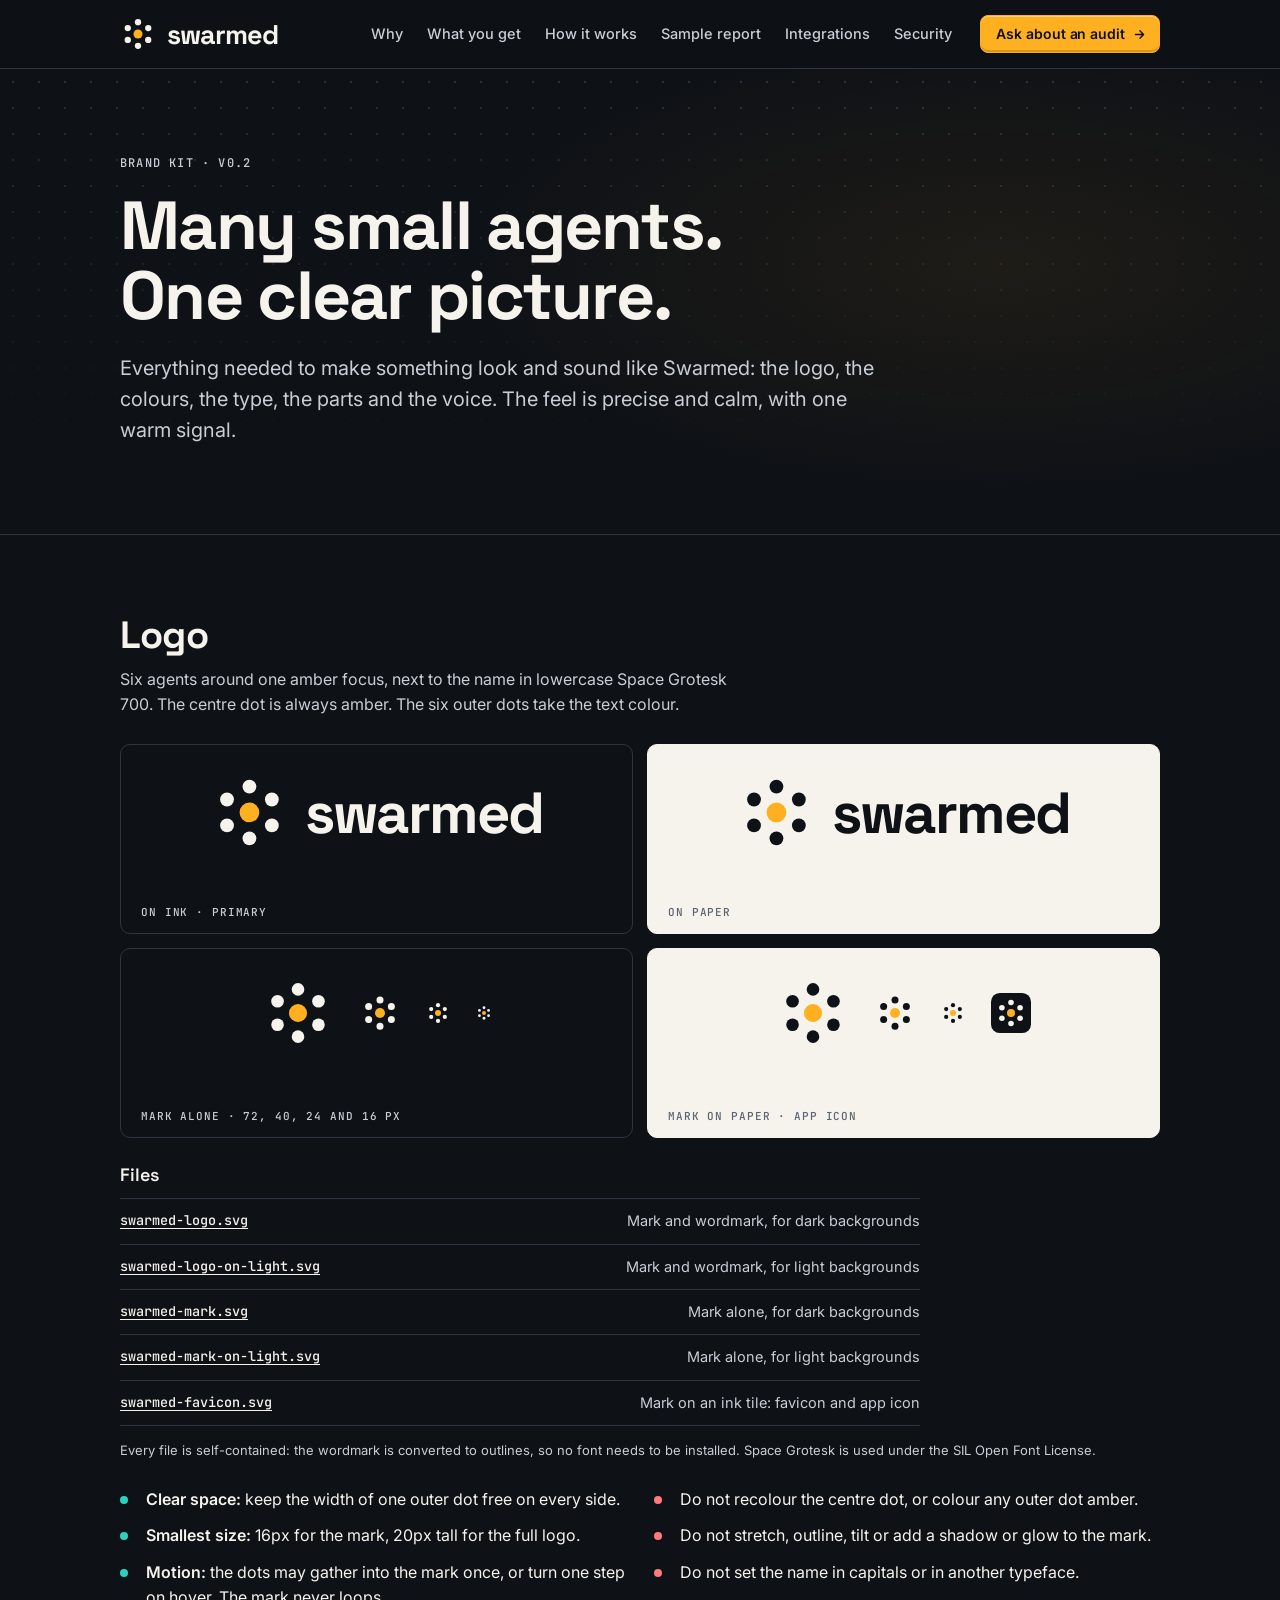
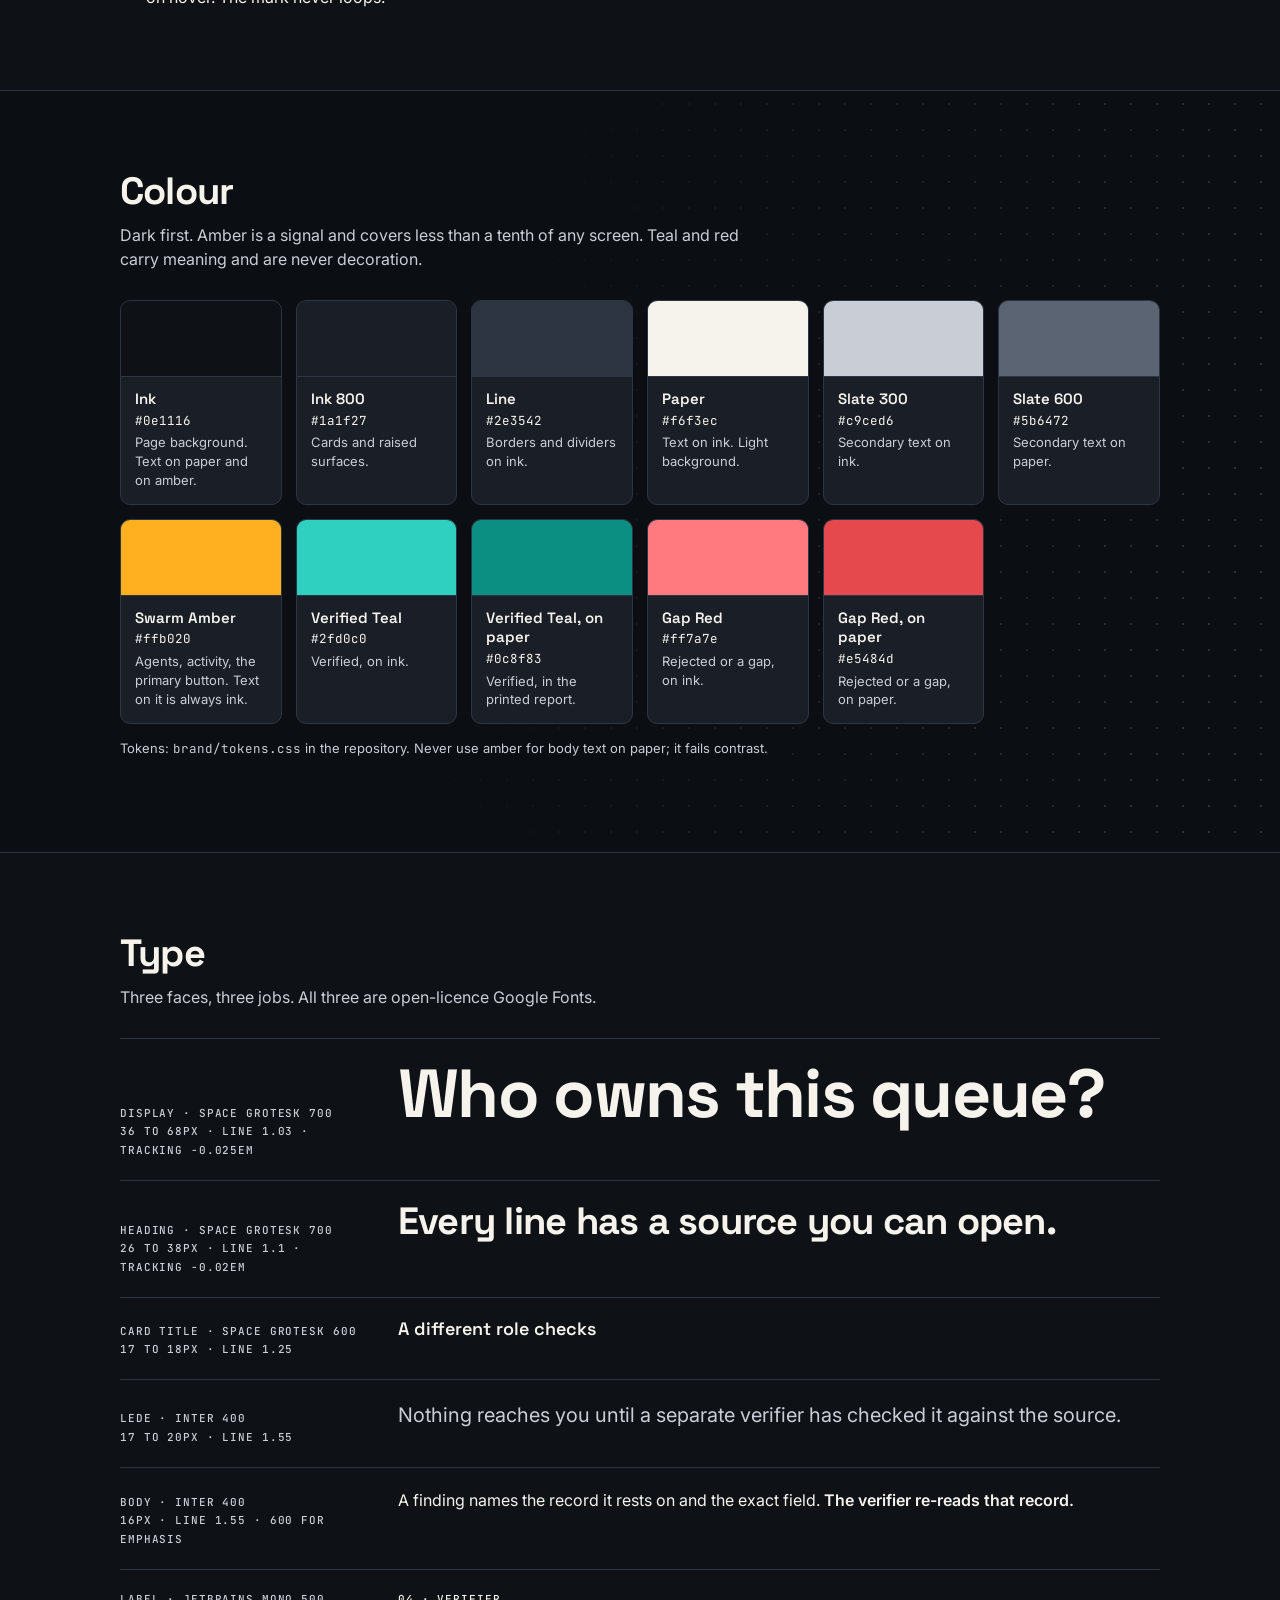
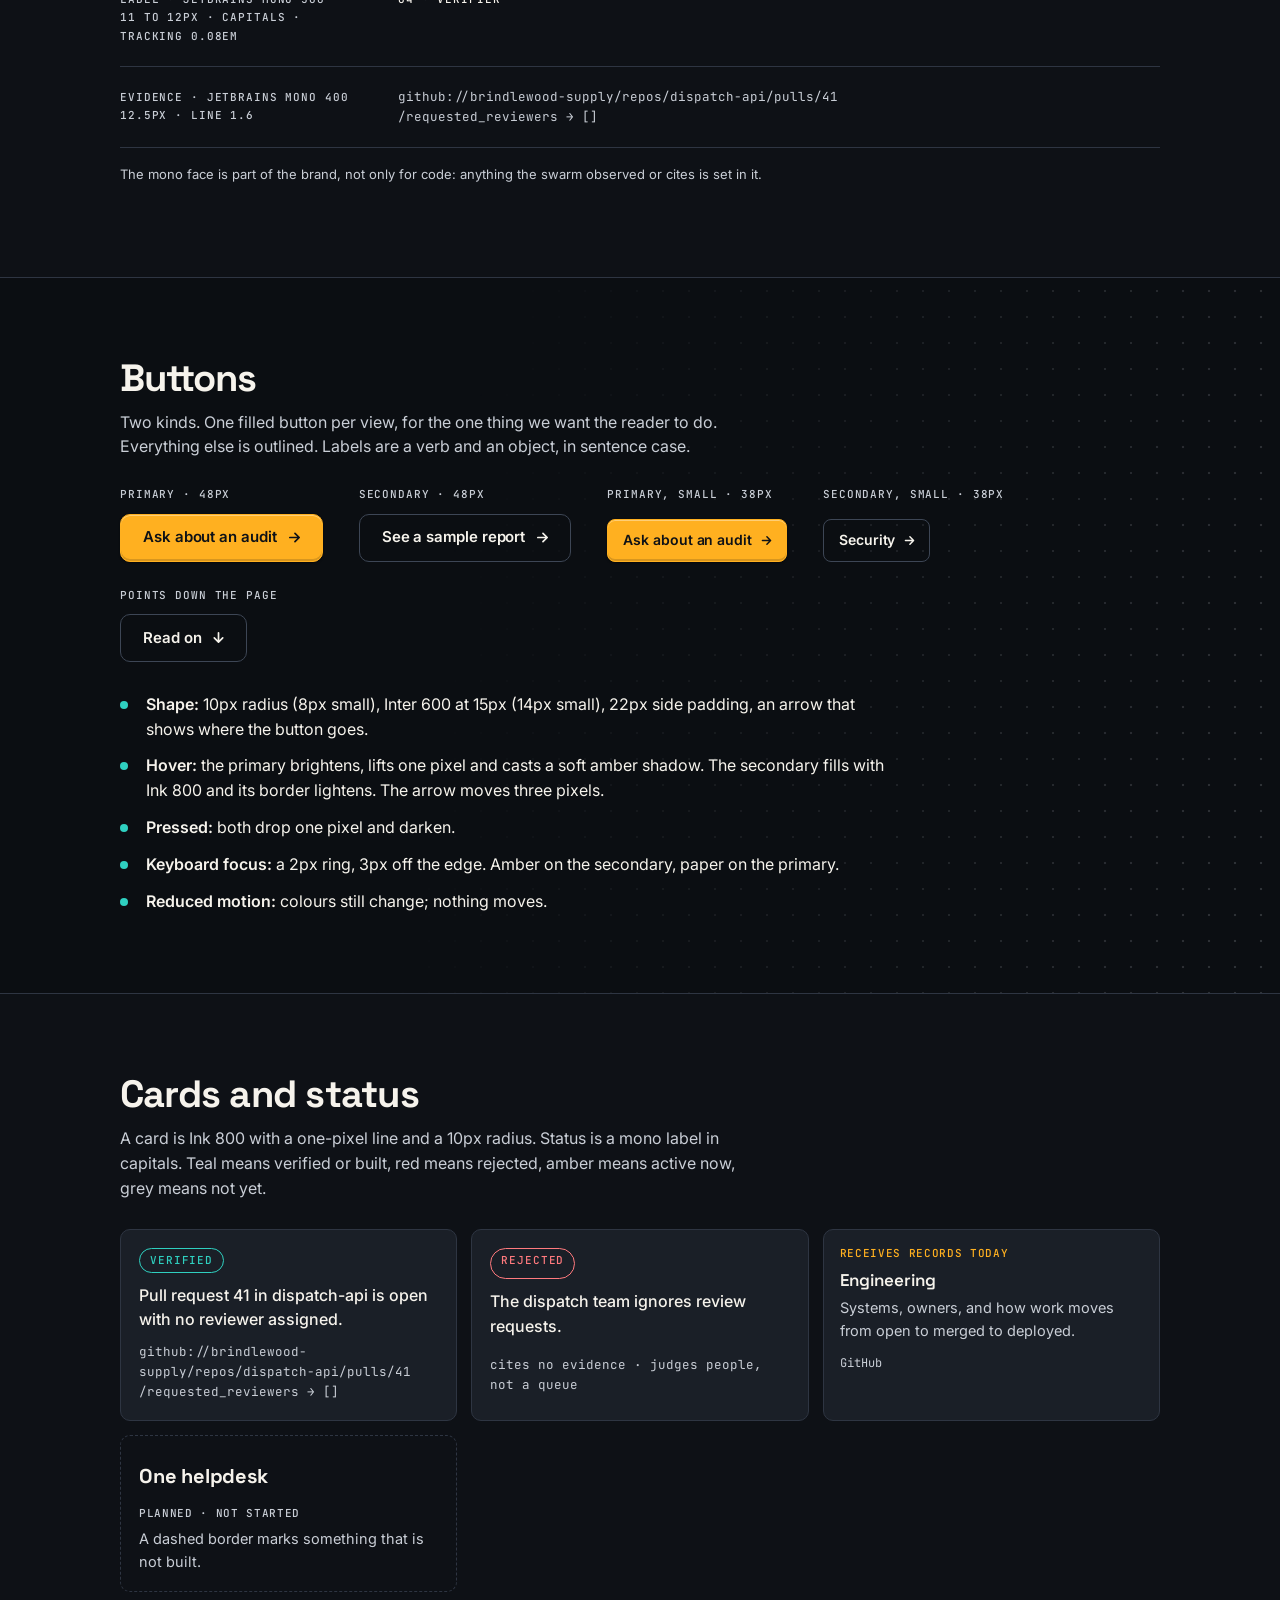
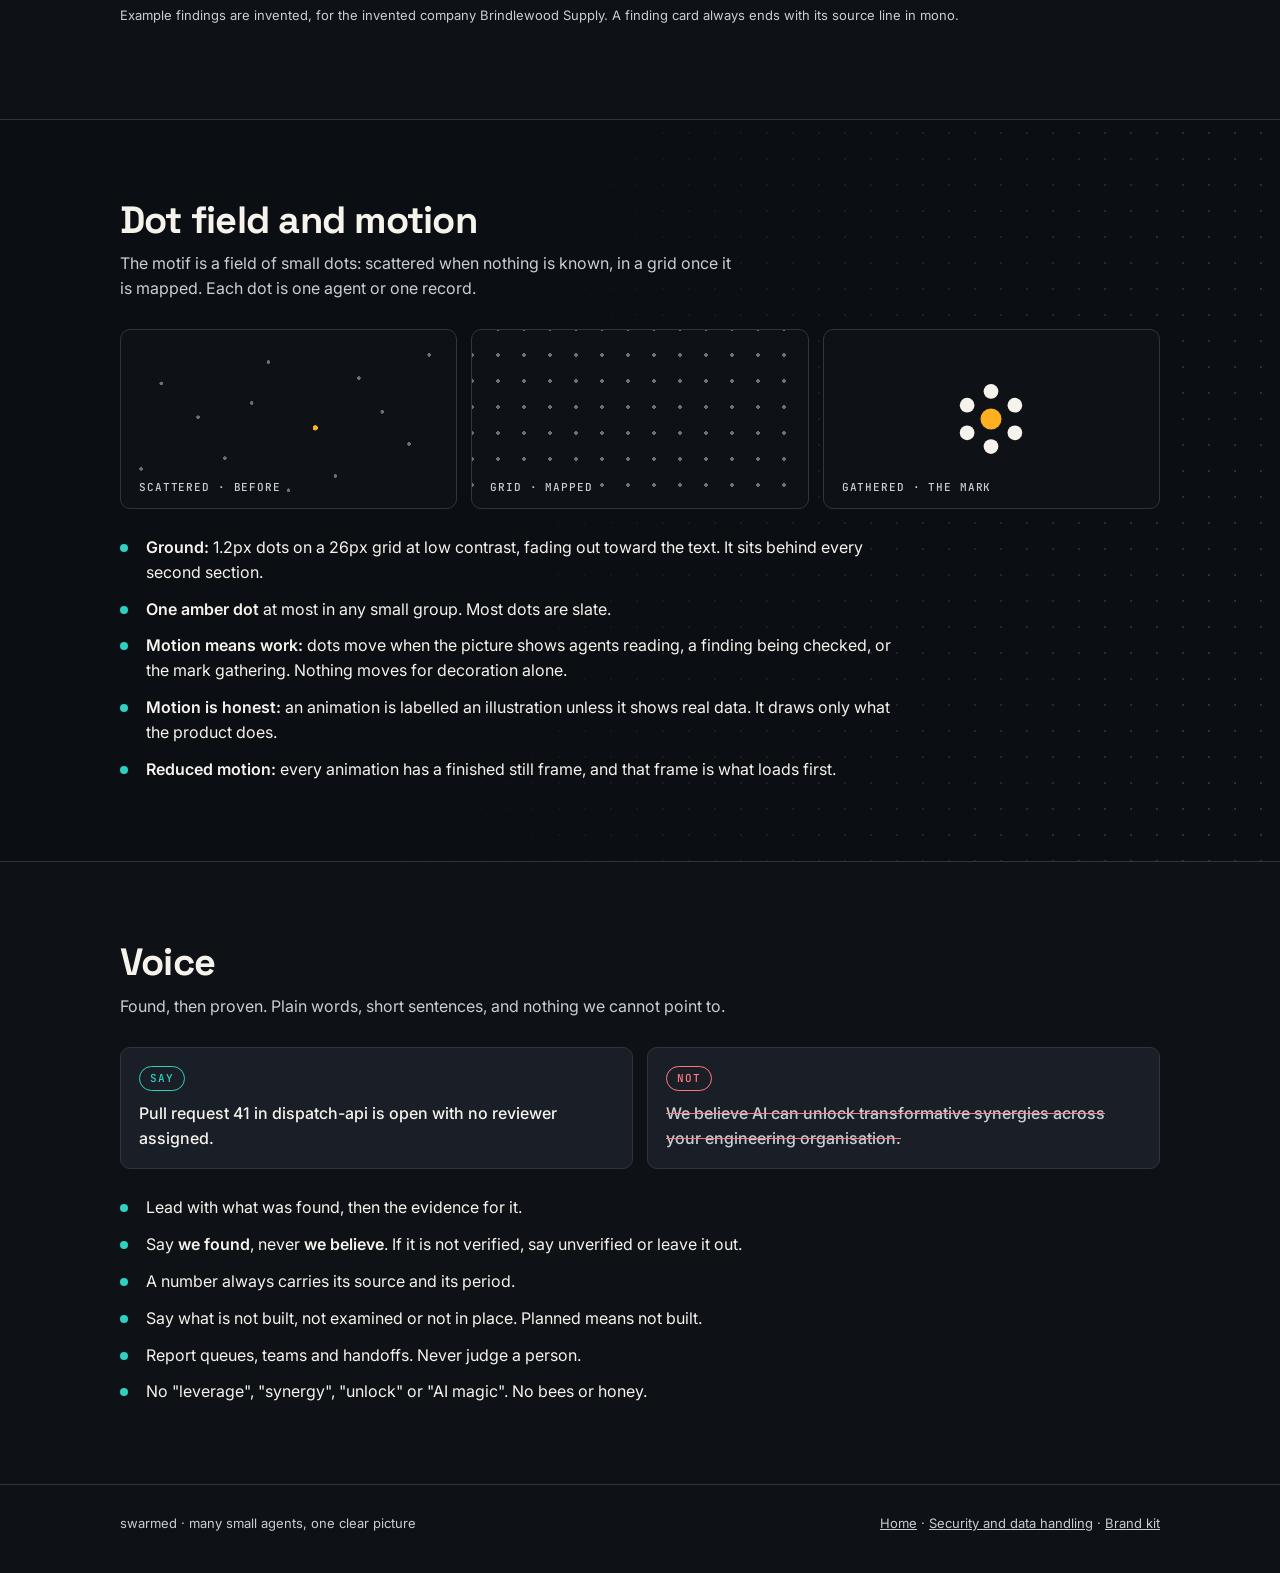
<file: brand.html>
<!doctype html>
<html lang="en">
<head>
<meta charset="utf-8">
<meta name="viewport" content="width=device-width, initial-scale=1, viewport-fit=cover">
<link rel="preconnect" href="https://fonts.googleapis.com">
<link rel="preconnect" href="https://fonts.gstatic.com" crossorigin>
<link rel="stylesheet" href="https://fonts.googleapis.com/css2?family=Inter:wght@400;500;600&family=JetBrains+Mono:wght@400;500&family=Space+Grotesk:wght@600;700&display=swap">
<link rel="stylesheet" href="styles.css">
<link rel="icon" href="logos/swarmed-favicon.svg" type="image/svg+xml">
<title>Brand kit · Swarmed</title>
<meta name="description" content="The Swarmed logo, colours, type, buttons, cards, dot-field motif and voice rules.">
</head>
<body>
<header class="top"><div class="wrap bar">
  <a class="logo" href="index.html" aria-label="Swarmed, home"><svg class="mark" viewBox="0 0 64 64" aria-hidden="true"><g><circle class="o" cx="32.00" cy="11.00" r="5.6" style="--dx:-7px;--dy:-22px;--d:0ms"/><circle class="o" cx="50.19" cy="21.50" r="5.6" style="--dx:36px;--dy:-24px;--d:45ms"/><circle class="o" cx="50.19" cy="42.50" r="5.6" style="--dx:20px;--dy:8px;--d:90ms"/><circle class="o" cx="32.00" cy="53.00" r="5.6" style="--dx:9px;--dy:42px;--d:135ms"/><circle class="o" cx="13.81" cy="42.50" r="5.6" style="--dx:-34px;--dy:8px;--d:180ms"/><circle class="o" cx="13.81" cy="21.50" r="5.6" style="--dx:-18px;--dy:-24px;--d:225ms"/></g><circle class="c" cx="32" cy="32" r="8"/></svg><span>swarmed</span></a>
  <nav aria-label="Main"><a href="index.html#why">Why</a><a href="index.html#deliverable">What you get</a><a href="index.html#how">How it works</a><a href="index.html#report">Sample report</a><a href="index.html#integrations">Integrations</a><a href="security.html">Security</a></nav>
  <a class="btn primary sm" href="index.html#contact">Ask about an audit</a>
</div></header>
<div class="hero"><div class="wrap">
  <span class="eyebrow">Brand kit · v0.2</span>
  <h1>Many small agents. One clear picture.</h1>
  <p class="lede">Everything needed to make something look and sound like Swarmed: the logo, the colours, the type, the parts and the voice. The feel is precise and calm, with one warm signal.</p>
</div></div>

<section id="logo"><div class="wrap">
  <h2>Logo</h2>
  <p class="sub">Six agents around one amber focus, next to the name in lowercase Space Grotesk 700. The centre dot is always amber. The six outer dots take the text colour.</p>
  <div class="kit-logos">
    <div class="plate"><span class="lockup"><svg class="mark still" viewBox="0 0 64 64" aria-hidden="true"><g><circle class="o" cx="32.00" cy="11.00" r="5.6" style="--dx:-7px;--dy:-22px;--d:0ms"/><circle class="o" cx="50.19" cy="21.50" r="5.6" style="--dx:36px;--dy:-24px;--d:45ms"/><circle class="o" cx="50.19" cy="42.50" r="5.6" style="--dx:20px;--dy:8px;--d:90ms"/><circle class="o" cx="32.00" cy="53.00" r="5.6" style="--dx:9px;--dy:42px;--d:135ms"/><circle class="o" cx="13.81" cy="42.50" r="5.6" style="--dx:-34px;--dy:8px;--d:180ms"/><circle class="o" cx="13.81" cy="21.50" r="5.6" style="--dx:-18px;--dy:-24px;--d:225ms"/></g><circle class="c" cx="32" cy="32" r="8"/></svg><span>swarmed</span></span><span class="k">On ink · primary</span></div>
    <div class="plate light"><span class="lockup"><svg class="mark still" viewBox="0 0 64 64" aria-hidden="true"><g><circle class="o" cx="32.00" cy="11.00" r="5.6" style="--dx:-7px;--dy:-22px;--d:0ms"/><circle class="o" cx="50.19" cy="21.50" r="5.6" style="--dx:36px;--dy:-24px;--d:45ms"/><circle class="o" cx="50.19" cy="42.50" r="5.6" style="--dx:20px;--dy:8px;--d:90ms"/><circle class="o" cx="32.00" cy="53.00" r="5.6" style="--dx:9px;--dy:42px;--d:135ms"/><circle class="o" cx="13.81" cy="42.50" r="5.6" style="--dx:-34px;--dy:8px;--d:180ms"/><circle class="o" cx="13.81" cy="21.50" r="5.6" style="--dx:-18px;--dy:-24px;--d:225ms"/></g><circle class="c" cx="32" cy="32" r="8"/></svg><span>swarmed</span></span><span class="k">On paper</span></div>
    <div class="plate"><span class="sizes"><img src="logos/swarmed-mark.svg" alt="" width="72" height="72"><img src="logos/swarmed-mark.svg" alt="" width="40" height="40"><img src="logos/swarmed-mark.svg" alt="" width="24" height="24"><img src="logos/swarmed-mark.svg" alt="" width="16" height="16"></span><span class="k">Mark alone · 72, 40, 24 and 16 px</span></div>
    <div class="plate light"><span class="sizes"><img src="logos/swarmed-mark-on-light.svg" alt="" width="72" height="72"><img src="logos/swarmed-mark-on-light.svg" alt="" width="40" height="40"><img src="logos/swarmed-mark-on-light.svg" alt="" width="24" height="24"><img src="logos/swarmed-favicon.svg" alt="" width="40" height="40"></span><span class="k">Mark on paper · app icon</span></div>
  </div>
  <h3 class="group">Files</h3>
  <ul class="files">
    <li><a href="logos/swarmed-logo.svg" download>swarmed-logo.svg</a><span>Mark and wordmark, for dark backgrounds</span></li>
    <li><a href="logos/swarmed-logo-on-light.svg" download>swarmed-logo-on-light.svg</a><span>Mark and wordmark, for light backgrounds</span></li>
    <li><a href="logos/swarmed-mark.svg" download>swarmed-mark.svg</a><span>Mark alone, for dark backgrounds</span></li>
    <li><a href="logos/swarmed-mark-on-light.svg" download>swarmed-mark-on-light.svg</a><span>Mark alone, for light backgrounds</span></li>
    <li><a href="logos/swarmed-favicon.svg" download>swarmed-favicon.svg</a><span>Mark on an ink tile: favicon and app icon</span></li>
  </ul>
  <p class="note">Every file is self-contained: the wordmark is converted to outlines, so no font needs to be installed. Space Grotesk is used under the SIL Open Font License.</p>
  <div class="split rules">
    <ul class="list"><li><span><b>Clear space:</b> keep the width of one outer dot free on every side.</span></li><li><span><b>Smallest size:</b> 16px for the mark, 20px tall for the full logo.</span></li><li><span><b>Motion:</b> the dots may gather into the mark once, or turn one step on hover. The mark never loops.</span></li></ul>
    <ul class="list no"><li><span>Do not recolour the centre dot, or colour any outer dot amber.</span></li><li><span>Do not stretch, outline, tilt or add a shadow or glow to the mark.</span></li><li><span>Do not set the name in capitals or in another typeface.</span></li></ul>
  </div>
</div></section>

<section id="colour" class="band"><div class="wrap">
  <h2>Colour</h2>
  <p class="sub">Dark first. Amber is a signal and covers less than a tenth of any screen. Teal and red carry meaning and are never decoration.</p>
  <div class="swatches">
    <div class="sw"><i style="background:#0e1116"></i><b>Ink</b><code>#0e1116</code><span>Page background. Text on paper and on amber.</span></div><div class="sw"><i style="background:#1a1f27"></i><b>Ink 800</b><code>#1a1f27</code><span>Cards and raised surfaces.</span></div><div class="sw"><i style="background:#2e3542"></i><b>Line</b><code>#2e3542</code><span>Borders and dividers on ink.</span></div><div class="sw"><i style="background:#f6f3ec"></i><b>Paper</b><code>#f6f3ec</code><span>Text on ink. Light background.</span></div><div class="sw"><i style="background:#c9ced6"></i><b>Slate 300</b><code>#c9ced6</code><span>Secondary text on ink.</span></div><div class="sw"><i style="background:#5b6472"></i><b>Slate 600</b><code>#5b6472</code><span>Secondary text on paper.</span></div>
  </div>
  <div class="swatches">
    <div class="sw"><i style="background:#ffb020"></i><b>Swarm Amber</b><code>#ffb020</code><span>Agents, activity, the primary button. Text on it is always ink.</span></div><div class="sw"><i style="background:#2fd0c0"></i><b>Verified Teal</b><code>#2fd0c0</code><span>Verified, on ink.</span></div><div class="sw"><i style="background:#0c8f83"></i><b>Verified Teal, on paper</b><code>#0c8f83</code><span>Verified, in the printed report.</span></div><div class="sw"><i style="background:#ff7a7e"></i><b>Gap Red</b><code>#ff7a7e</code><span>Rejected or a gap, on ink.</span></div><div class="sw"><i style="background:#e5484d"></i><b>Gap Red, on paper</b><code>#e5484d</code><span>Rejected or a gap, on paper.</span></div>
  </div>
  <p class="note">Tokens: <code>brand/tokens.css</code> in the repository. Never use amber for body text on paper; it fails contrast.</p>
</div></section>

<section id="type"><div class="wrap">
  <h2>Type</h2>
  <p class="sub">Three faces, three jobs. All three are open-licence Google Fonts.</p>
  <div class="scale">
    <div><span class="k">Display · Space Grotesk 700<br>36 to 68px · line 1.03 · tracking -0.025em</span><p style="font:700 clamp(36px,6.4vw,68px)/1.03 var(--display);letter-spacing:-.025em">Who owns this queue?</p></div>
    <div><span class="k">Heading · Space Grotesk 700<br>26 to 38px · line 1.1 · tracking -0.02em</span><p style="font:700 clamp(26px,3.6vw,38px)/1.1 var(--display);letter-spacing:-.02em">Every line has a source you can open.</p></div>
    <div><span class="k">Card title · Space Grotesk 600<br>17 to 18px · line 1.25</span><p style="font:600 18px/1.25 var(--display)">A different role checks</p></div>
    <div><span class="k">Lede · Inter 400<br>17 to 20px · line 1.55</span><p style="font-size:clamp(17px,2vw,20px);color:var(--muted)">Nothing reaches you until a separate verifier has checked it against the source.</p></div>
    <div><span class="k">Body · Inter 400<br>16px · line 1.55 · 600 for emphasis</span><p>A finding names the record it rests on and the exact field. <b style="font-weight:600">The verifier re-reads that record.</b></p></div>
    <div><span class="k">Label · JetBrains Mono 500<br>11 to 12px · capitals · tracking 0.08em</span><p class="k" style="color:var(--paper)">04 · Verifier</p></div>
    <div><span class="k">Evidence · JetBrains Mono 400<br>12.5px · line 1.6</span><p class="src">github://brindlewood-supply/repos/dispatch-api/pulls/41<br>/requested_reviewers → []</p></div>
  </div>
  <p class="note">The mono face is part of the brand, not only for code: anything the swarm observed or cites is set in it.</p>
</div></section>

<section id="buttons" class="band"><div class="wrap">
  <h2>Buttons</h2>
  <p class="sub">Two kinds. One filled button per view, for the one thing we want the reader to do. Everything else is outlined. Labels are a verb and an object, in sentence case.</p>
  <div class="specimens">
    <div><span class="k">Primary · 48px</span><a class="btn primary" href="#buttons">Ask about an audit</a></div>
    <div><span class="k">Secondary · 48px</span><a class="btn" href="#buttons">See a sample report</a></div>
    <div><span class="k">Primary, small · 38px</span><a class="btn primary sm" href="#buttons">Ask about an audit</a></div>
    <div><span class="k">Secondary, small · 38px</span><a class="btn sm" href="#buttons">Security</a></div>
    <div><span class="k">Points down the page</span><a class="btn down" href="#buttons">Read on</a></div>
  </div>
  <ul class="list tight">
    <li><span><b>Shape:</b> 10px radius (8px small), Inter 600 at 15px (14px small), 22px side padding, an arrow that shows where the button goes.</span></li>
    <li><span><b>Hover:</b> the primary brightens, lifts one pixel and casts a soft amber shadow. The secondary fills with Ink 800 and its border lightens. The arrow moves three pixels.</span></li>
    <li><span><b>Pressed:</b> both drop one pixel and darken.</span></li>
    <li><span><b>Keyboard focus:</b> a 2px ring, 3px off the edge. Amber on the secondary, paper on the primary.</span></li>
    <li><span><b>Reduced motion:</b> colours still change; nothing moves.</span></li>
  </ul>
</div></section>

<section id="cards"><div class="wrap">
  <h2>Cards and status</h2>
  <p class="sub">A card is Ink 800 with a one-pixel line and a 10px radius. Status is a mono label in capitals. Teal means verified or built, red means rejected, amber means active now, grey means not yet.</p>
  <div class="conns">
    <div class="finding"><span class="badge">Verified</span><p>Pull request 41 in dispatch-api is open with no reviewer assigned.</p><div class="src">github://brindlewood-supply/repos/dispatch-api/pulls/41<br>/requested_reviewers → []</div></div>
    <div class="finding"><span class="badge rejected">Rejected</span><p>The dispatch team ignores review requests.</p><div class="src">cites no evidence · judges people, not a queue</div></div>
    <div class="role on"><span class="state">Receives records today</span><h3>Engineering</h3><p>Systems, owners, and how work moves from open to merged to deployed.</p><span class="feeds">GitHub</span></div>
    <div class="conn plan"><span class="name">One helpdesk</span><span class="st">Planned · not started</span><p>A dashed border marks something that is not built.</p></div>
  </div>
  <p class="note">Example findings are invented, for the invented company Brindlewood Supply. A finding card always ends with its source line in mono.</p>
</div></section>

<section id="motif" class="band"><div class="wrap">
  <h2>Dot field and motion</h2>
  <p class="sub">The motif is a field of small dots: scattered when nothing is known, in a grid once it is mapped. Each dot is one agent or one record.</p>
  <div class="motifs">
    <div class="tile scatter"><span class="k">Scattered · before</span></div>
    <div class="tile grid-dots"><span class="k">Grid · mapped</span></div>
    <div class="tile"><img src="logos/swarmed-mark.svg" alt="" width="84" height="84"><span class="k">Gathered · the mark</span></div>
  </div>
  <ul class="list tight">
    <li><span><b>Ground:</b> 1.2px dots on a 26px grid at low contrast, fading out toward the text. It sits behind every second section.</span></li>
    <li><span><b>One amber dot</b> at most in any small group. Most dots are slate.</span></li>
    <li><span><b>Motion means work:</b> dots move when the picture shows agents reading, a finding being checked, or the mark gathering. Nothing moves for decoration alone.</span></li>
    <li><span><b>Motion is honest:</b> an animation is labelled an illustration unless it shows real data. It draws only what the product does.</span></li>
    <li><span><b>Reduced motion:</b> every animation has a finished still frame, and that frame is what loads first.</span></li>
  </ul>
</div></section>

<section id="voice"><div class="wrap">
  <h2>Voice</h2>
  <p class="sub">Found, then proven. Plain words, short sentences, and nothing we cannot point to.</p>
  <div class="voice">
    <div><span class="badge">Say</span><p>Pull request 41 in dispatch-api is open with no reviewer assigned.</p></div>
    <div><span class="badge rejected">Not</span><p>We believe AI can unlock transformative synergies across your engineering organisation.</p></div>
  </div>
  <ul class="list tight">
    <li><span>Lead with what was found, then the evidence for it.</span></li>
    <li><span>Say <b>we found</b>, never <b>we believe</b>. If it is not verified, say unverified or leave it out.</span></li>
    <li><span>A number always carries its source and its period.</span></li>
    <li><span>Say what is not built, not examined or not in place. Planned means not built.</span></li>
    <li><span>Report queues, teams and handoffs. Never judge a person.</span></li>
    <li><span>No "leverage", "synergy", "unlock" or "AI magic". No bees or honey.</span></li>
  </ul>
</div></section>
<footer class="wrap"><span>swarmed · many small agents, one clear picture</span><span><a href="index.html">Home</a> · <a href="security.html">Security and data handling</a> · <a href="brand.html">Brand kit</a></span></footer>
</body>
</html>
</file>
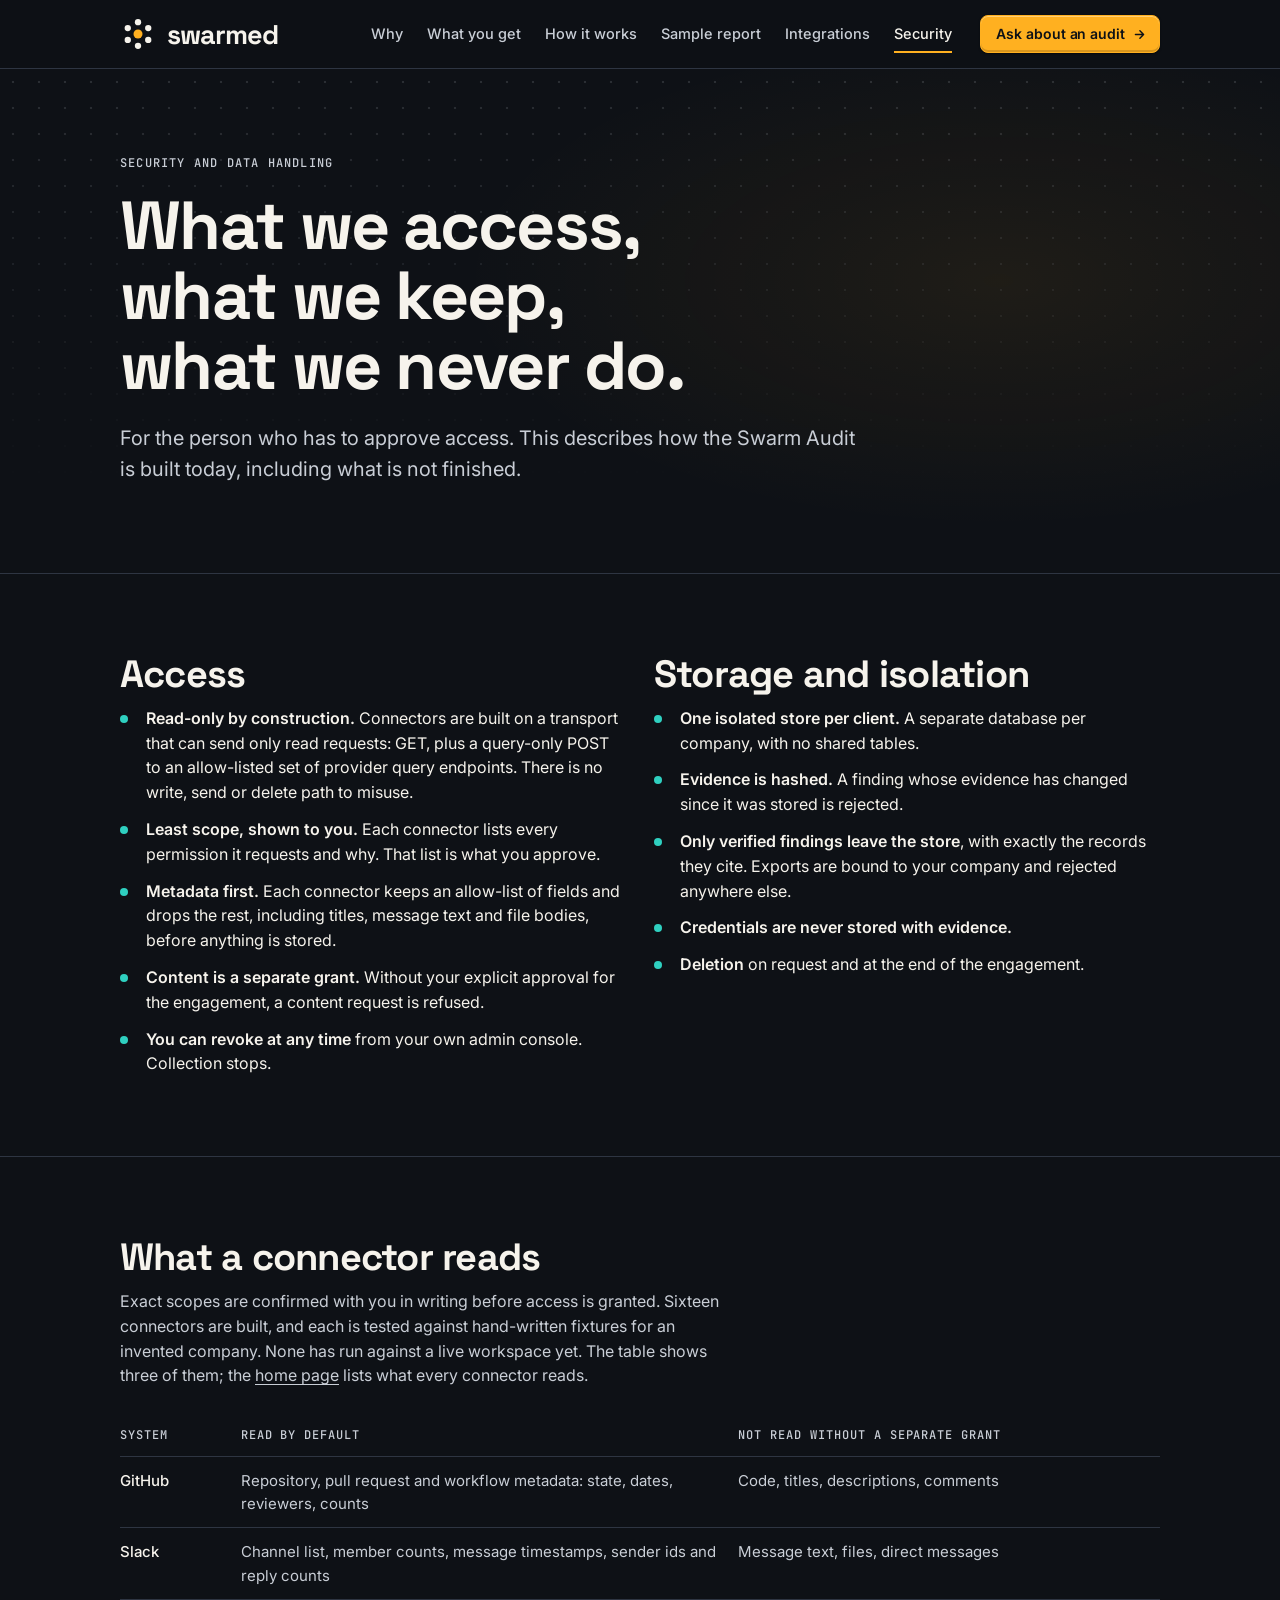
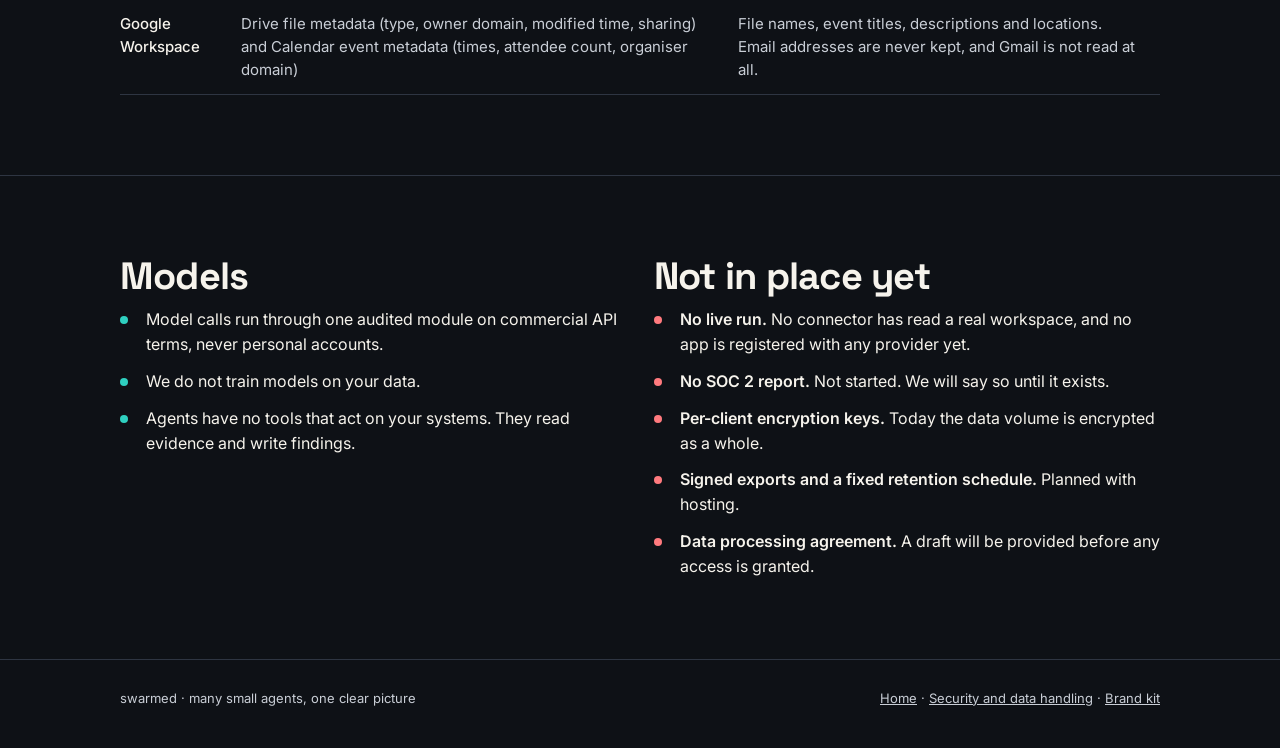
<file: security.html>
<!doctype html>
<html lang="en">
<head>
<meta charset="utf-8">
<meta name="viewport" content="width=device-width, initial-scale=1, viewport-fit=cover">
<link rel="preconnect" href="https://fonts.googleapis.com">
<link rel="preconnect" href="https://fonts.gstatic.com" crossorigin>
<link rel="stylesheet" href="https://fonts.googleapis.com/css2?family=Inter:wght@400;500;600&family=JetBrains+Mono:wght@400;500&family=Space+Grotesk:wght@600;700&display=swap">
<link rel="stylesheet" href="styles.css">
<link rel="icon" href="logos/swarmed-favicon.svg" type="image/svg+xml">
<title>Security and data handling · Swarmed</title>
<meta name="description" content="What Swarmed accesses, what it keeps, what it never does, and what is not in place yet.">
</head>
<body>
<header class="top"><div class="wrap bar">
  <a class="logo" href="index.html" aria-label="Swarmed, home"><svg class="mark" viewBox="0 0 64 64" aria-hidden="true"><g><circle class="o" cx="32.00" cy="11.00" r="5.6" style="--dx:-7px;--dy:-22px;--d:0ms"/><circle class="o" cx="50.19" cy="21.50" r="5.6" style="--dx:36px;--dy:-24px;--d:45ms"/><circle class="o" cx="50.19" cy="42.50" r="5.6" style="--dx:20px;--dy:8px;--d:90ms"/><circle class="o" cx="32.00" cy="53.00" r="5.6" style="--dx:9px;--dy:42px;--d:135ms"/><circle class="o" cx="13.81" cy="42.50" r="5.6" style="--dx:-34px;--dy:8px;--d:180ms"/><circle class="o" cx="13.81" cy="21.50" r="5.6" style="--dx:-18px;--dy:-24px;--d:225ms"/></g><circle class="c" cx="32" cy="32" r="8"/></svg><span>swarmed</span></a>
  <nav aria-label="Main"><a href="index.html#why">Why</a><a href="index.html#deliverable">What you get</a><a href="index.html#how">How it works</a><a href="index.html#report">Sample report</a><a href="index.html#integrations">Integrations</a><a href="security.html" aria-current="page">Security</a></nav>
  <a class="btn primary sm" href="index.html#contact">Ask about an audit</a>
</div></header>
<div class="hero"><div class="wrap">
  <span class="eyebrow">Security and data handling</span>
  <h1>What we access, what we keep, what we never do.</h1>
  <p class="lede">For the person who has to approve access. This describes how the Swarm Audit is built today, including what is not finished.</p>
</div></div>

<section><div class="wrap split">
  <div><h2>Access</h2>
    <ul class="list">
      <li><span><b>Read-only by construction.</b> Connectors are built on a transport that can send only read requests: GET, plus a query-only POST to an allow-listed set of provider query endpoints. There is no write, send or delete path to misuse.</span></li>
      <li><span><b>Least scope, shown to you.</b> Each connector lists every permission it requests and why. That list is what you approve.</span></li>
      <li><span><b>Metadata first.</b> Each connector keeps an allow-list of fields and drops the rest, including titles, message text and file bodies, before anything is stored.</span></li>
      <li><span><b>Content is a separate grant.</b> Without your explicit approval for the engagement, a content request is refused.</span></li>
      <li><span><b>You can revoke at any time</b> from your own admin console. Collection stops.</span></li>
    </ul>
  </div>
  <div><h2>Storage and isolation</h2>
    <ul class="list">
      <li><span><b>One isolated store per client.</b> A separate database per company, with no shared tables.</span></li>
      <li><span><b>Evidence is hashed.</b> A finding whose evidence has changed since it was stored is rejected.</span></li>
      <li><span><b>Only verified findings leave the store</b>, with exactly the records they cite. Exports are bound to your company and rejected anywhere else.</span></li>
      <li><span><b>Credentials are never stored with evidence.</b></span></li>
      <li><span><b>Deletion</b> on request and at the end of the engagement.</span></li>
    </ul>
  </div>
</div></section>

<section><div class="wrap">
  <h2>What a connector reads</h2>
  <p class="sub">Exact scopes are confirmed with you in writing before access is granted. Sixteen connectors are built, and each is tested against hand-written fixtures for an invented company. None has run against a live workspace yet. The table shows three of them; the <a href="index.html#integrations">home page</a> lists what every connector reads.</p>
  <div class="scroll"><table>
    <thead><tr><th>System</th><th>Read by default</th><th>Not read without a separate grant</th></tr></thead>
    <tbody>
      <tr><td>GitHub</td><td>Repository, pull request and workflow metadata: state, dates, reviewers, counts</td><td>Code, titles, descriptions, comments</td></tr>
      <tr><td>Slack</td><td>Channel list, member counts, message timestamps, sender ids and reply counts</td><td>Message text, files, direct messages</td></tr>
      <tr><td>Google Workspace</td><td>Drive file metadata (type, owner domain, modified time, sharing) and Calendar event metadata (times, attendee count, organiser domain)</td><td>File names, event titles, descriptions and locations. Email addresses are never kept, and Gmail is not read at all.</td></tr>
    </tbody>
  </table></div>
</div></section>

<section><div class="wrap split">
  <div><h2>Models</h2>
    <ul class="list">
      <li><span>Model calls run through one audited module on commercial API terms, never personal accounts.</span></li>
      <li><span>We do not train models on your data.</span></li>
      <li><span>Agents have no tools that act on your systems. They read evidence and write findings.</span></li>
    </ul>
  </div>
  <div><h2>Not in place yet</h2>
    <ul class="list no">
      <li><span><b>No live run.</b> No connector has read a real workspace, and no app is registered with any provider yet.</span></li>
      <li><span><b>No SOC 2 report.</b> Not started. We will say so until it exists.</span></li>
      <li><span><b>Per-client encryption keys.</b> Today the data volume is encrypted as a whole.</span></li>
      <li><span><b>Signed exports and a fixed retention schedule.</b> Planned with hosting.</span></li>
      <li><span><b>Data processing agreement.</b> A draft will be provided before any access is granted.</span></li>
    </ul>
  </div>
</div></section>
<footer class="wrap"><span>swarmed · many small agents, one clear picture</span><span><a href="index.html">Home</a> · <a href="security.html">Security and data handling</a> · <a href="brand.html">Brand kit</a></span></footer>
</body>
</html>
</file>
<file: styles.css>
/* Swarmed site. Tokens follow brand/tokens.css and brand/BRAND.md (dark-first, amber as signal only). */
:root {
  --ink: #0e1116; --ink-800: #1a1f27; --paper: #f6f3ec; --amber: #ffb020; --teal: #2fd0c0; --red: #ff7a7e;
  --muted: #c9ced6; --line: #2e3542;
  --display: "Space Grotesk", system-ui, sans-serif;
  --body: "Inter", system-ui, sans-serif;
  --mono: "JetBrains Mono", ui-monospace, monospace;
  --radius: 10px; --wrap: 1080px;
  color-scheme: dark;
}
* { box-sizing: border-box; }
html { scroll-behavior: smooth; }
body { margin: 0; background: var(--ink); color: var(--paper); font: 400 16px/1.55 var(--body); -webkit-font-smoothing: antialiased; }
a { color: inherit; }
a:focus-visible { outline: 2px solid var(--amber); outline-offset: 3px; border-radius: 4px; }
.wrap { max-width: var(--wrap); margin: 0 auto; padding-inline: max(20px, env(safe-area-inset-left, 0px)) max(20px, env(safe-area-inset-right, 0px)); }
.hero { position: relative; overflow: hidden; border-bottom: 1px solid var(--line); }
.hero .wrap { position: relative; padding-block: clamp(40px, 7vw, 88px); display: grid; gap: 22px; }
.eyebrow { font: 500 12px/1 var(--mono); letter-spacing: .1em; text-transform: uppercase; color: var(--muted); }
h1 { font: 700 clamp(36px, 6.4vw, 68px)/1.03 var(--display); letter-spacing: -0.025em; margin: 0; max-width: 16ch; text-wrap: balance; }
.lede { font-size: clamp(17px, 2vw, 20px); color: var(--muted); max-width: 58ch; margin: 0; }
.actions { display: flex; gap: 12px; flex-wrap: wrap; margin-top: 6px; }
section { padding-block: clamp(44px, 7vw, 80px); border-bottom: 1px solid var(--line); scroll-margin-top: 68px; }
h2 { font: 700 clamp(26px, 3.6vw, 38px)/1.1 var(--display); letter-spacing: -0.02em; margin: 0 0 10px; max-width: 24ch; text-wrap: balance; }
.sub { color: var(--muted); max-width: 62ch; margin: 0 0 28px; }
.grid { display: grid; gap: 16px; grid-template-columns: repeat(auto-fit, minmax(240px, 1fr)); }
.grid > * { min-width: 0; }
.item { border-top: 1px solid var(--line); padding-top: 16px; }
.item h3 { font: 600 18px/1.25 var(--display); margin: 0 0 6px; }
.item p { margin: 0; color: var(--muted); font-size: 15px; }
.steps { counter-reset: s; display: grid; gap: 0; }
.step { display: grid; grid-template-columns: 56px 1fr; gap: 8px; padding-block: 18px; border-top: 1px solid var(--line); }
.step::before { counter-increment: s; content: "0" counter(s); font: 500 14px/1.9 var(--mono); color: var(--amber); }
.step h3 { font: 600 18px/1.3 var(--display); margin: 0 0 4px; }
.step p { margin: 0; color: var(--muted); max-width: 64ch; }
.split { display: grid; gap: 28px; grid-template-columns: repeat(auto-fit, minmax(300px, 1fr)); align-items: start; }
.split > * { min-width: 0; }
.finding { background: var(--ink-800); border: 1px solid var(--line); border-radius: var(--radius); padding: 18px; display: grid; gap: 10px; }
.finding p { margin: 0; font-weight: 500; }
.badge { justify-self: start; font: 500 11px/1 var(--mono); letter-spacing: .08em; text-transform: uppercase; color: var(--teal); border: 1px solid currentColor; border-radius: 999px; padding: 6px 10px; }
.badge.rejected { color: var(--red); }
.src { font: 400 12.5px/1.6 var(--mono); color: var(--muted); overflow-wrap: anywhere; }
.note { font-size: 13px; color: var(--muted); }
.list { list-style: none; margin: 0; padding: 0; display: grid; gap: 12px; }
.list li { display: grid; grid-template-columns: 16px 1fr; gap: 10px; }
.list li::before { content: ""; width: 8px; height: 8px; border-radius: 50%; margin-top: 9px; background: var(--teal); }
.list.no li::before { background: var(--red); }
.list b { font-weight: 600; }
.scroll { overflow-x: auto; }
table { border-collapse: collapse; width: 100%; min-width: 560px; font-size: 15px; }
th, td { text-align: left; padding: 12px 16px 12px 0; border-bottom: 1px solid var(--line); vertical-align: top; }
th { font: 500 12px/1.3 var(--mono); letter-spacing: .08em; text-transform: uppercase; color: var(--muted); }
td { color: var(--muted); } td:first-child { color: var(--paper); font-weight: 500; }
.tiers .item .state { font: 500 11px/1 var(--mono); letter-spacing: .08em; text-transform: uppercase; color: var(--muted); display: block; margin-bottom: 10px; }
.tiers .item.now .state { color: var(--amber); }
.contact { background: var(--ink-800); border: 1px solid var(--line); border-radius: var(--radius); padding: clamp(20px, 4vw, 36px); display: grid; gap: 12px; }
.contact .addr { font: 500 16px/1.4 var(--mono); user-select: all; overflow-wrap: anywhere; }
footer { padding-block: 28px 40px; color: var(--muted); font-size: 13px; display: flex; justify-content: space-between; gap: 12px; flex-wrap: wrap; }
@media (prefers-reduced-motion: reduce) { html { scroll-behavior: auto; } }

/* --- Visuals and depth (2026-11) --- */
.facts { display: grid; grid-template-columns: repeat(auto-fit, minmax(170px, 1fr)); gap: 0; margin: 14px 0 0; border-top: 1px solid var(--line); max-width: 860px; }
.facts > div { padding: 14px 16px 0 0; }
.facts dt { font: 500 11px/1.3 var(--mono); letter-spacing: .08em; text-transform: uppercase; color: var(--muted); }
.facts dd { margin: 4px 0 0; font: 600 16px/1.3 var(--display); }
/* Dot-field motif as a section ground: a quiet grid that fades out to the left. */
.band { position: relative; background: #0b0e12; }
.band::before { content: ""; position: absolute; inset: 0; pointer-events: none; background-image: radial-gradient(circle, rgba(201, 206, 214, .2) 1.2px, transparent 1.6px); background-size: 26px 26px; -webkit-mask-image: linear-gradient(100deg, transparent 35%, #000 100%); mask-image: linear-gradient(100deg, transparent 35%, #000 100%); }
.band > .wrap { position: relative; }
.k { font: 500 11px/1.3 var(--mono); letter-spacing: .08em; text-transform: uppercase; color: var(--muted); }
.feeds { display: block; margin-top: 12px; font: 400 12px/1.5 var(--mono); color: var(--muted); }
.note a, .sub a, .faq a { text-underline-offset: 3px; }

/* How the swarm works */
.flow { list-style: none; margin: 0 0 18px; padding: 0; display: grid; gap: 14px; grid-template-columns: repeat(5, minmax(0, 1fr)); }
.stage { position: relative; background: var(--ink-800); border: 1px solid var(--line); border-radius: var(--radius); padding: 16px; display: flex; flex-direction: column; gap: 8px; }
.stage svg { width: 76px; height: 60px; }
.stage .d { fill: rgba(201, 206, 214, .55); } .stage .a { fill: var(--amber); } .stage .t { fill: var(--teal); } .stage .r { fill: var(--red); }
.stage .g { stroke: var(--teal); stroke-width: 1.5; stroke-dasharray: 3 4; fill: none; }
.stage .pg { fill: none; stroke: var(--muted); stroke-width: 1.5; } .stage .ln { stroke: var(--muted); stroke-width: 1.5; stroke-linecap: round; fill: none; opacity: .7; }
.stage h3 { font: 600 17px/1.25 var(--display); margin: 0; }
.stage p { margin: 0; color: var(--muted); font-size: 14px; }
.stage.gate { border-color: rgba(47, 208, 192, .55); }
.stage:not(:last-child)::after { content: ""; position: absolute; top: 46px; right: -15px; width: 14px; border-top: 2px dotted var(--muted); }
.chips { display: flex; flex-wrap: wrap; gap: 6px; margin-top: auto; padding-top: 6px; }
.chips i { font: 500 11px/1 var(--mono); font-style: normal; border: 1px solid var(--line); border-radius: 999px; padding: 5px 8px; color: var(--paper); }
@media (max-width: 960px) {
  .flow { grid-template-columns: 1fr; gap: 18px; }
  .stage { display: grid; grid-template-columns: 76px 1fr; column-gap: 16px; row-gap: 4px; }
  .stage svg { grid-row: 1 / span 4; }
  .stage > :not(svg) { grid-column: 2; }
  .stage:not(:last-child)::after { top: auto; bottom: -19px; right: auto; left: 53px; width: 0; height: 18px; border-top: 0; border-left: 2px dotted var(--muted); }
}

/* Deliverables */
.deliver { grid-template-columns: repeat(auto-fit, minmax(280px, 1fr)); gap: 24px 28px; margin-bottom: 22px; }
.deliver .num { font: 500 13px/1 var(--mono); color: var(--amber); display: block; margin-bottom: 10px; }
.deliver ul, .sheet ul { margin: 12px 0 0; padding: 0; list-style: none; display: grid; gap: 7px; font-size: 14.5px; }
.deliver li { position: relative; padding-left: 16px; }
.deliver li::before { content: ""; position: absolute; left: 0; top: .62em; width: 5px; height: 5px; border-radius: 50%; background: var(--muted); }

/* Sample report: a light sheet, as the real report prints. Colours follow its template. */
.sheet { background: #fffdf8; color: #0e1116; border-radius: var(--radius); border: 1px solid var(--line); max-width: 860px; max-height: 1260px; overflow: hidden; position: relative; box-shadow: 0 24px 60px rgba(0, 0, 0, .45); margin-bottom: 16px; }
.sheet::after { content: ""; position: absolute; inset: auto 0 0 0; height: 110px; background: linear-gradient(transparent, #fffdf8); }
.sheet-in { padding: clamp(20px, 5vw, 44px); font-size: 15px; }
.sheet p { margin: 8px 0; }
.s-eye, .sheet dt, .sheet th { font: 500 11px/1.3 var(--mono); letter-spacing: .08em; text-transform: uppercase; color: #5b6472; }
.s-h1 { font: 700 clamp(26px, 4.6vw, 38px)/1.1 var(--display); letter-spacing: -.02em; margin: 6px 0 10px; }
.s-h2 { font: 700 20px/1.2 var(--display); margin: 30px 0 4px; padding-top: 18px; border-top: 1px solid #d9d5ca; }
.s-muted, .s-who, .s-foot { color: #5b6472; } .s-who, .s-foot { font-size: 13px; }
.s-meta { display: grid; grid-template-columns: repeat(auto-fit, minmax(150px, 1fr)); gap: 14px; margin: 20px 0 0; }
.sheet dd { margin: 2px 0 0; font-weight: 600; }
.s-finding { border: 1px solid #d9d5ca; border-radius: 10px; padding: 14px 16px; margin: 12px 0; }
.s-finding > p { font-weight: 500; } .s-finding > p.s-basis { font-weight: 400; font-size: 14px; } .s-basis span { color: #5b6472; }
.s-badge { font: 500 11px/1 var(--mono); letter-spacing: .06em; text-transform: uppercase; color: #0c8f83; border: 1px solid currentColor; border-radius: 999px; padding: 5px 9px; display: inline-block; }
.s-rank { font: 600 13px/1 var(--mono); color: #5b6472; margin-left: 6px; }
.s-score { display: flex; gap: 22px; margin: 4px 0 8px; }
.s-ev, .s-mono { font: 400 12.5px/1.6 var(--mono); overflow-wrap: anywhere; }
.s-ev { margin-top: 10px; padding-top: 10px; border-top: 1px dashed #d9d5ca; }
.sheet ul { padding-left: 20px; list-style: disc; margin: 8px 0; }
.s-table { overflow-x: auto; } .sheet table { min-width: 0; font-size: 13.5px; }
.sheet th, .sheet td { border-bottom-color: #d9d5ca; padding: 8px 12px 8px 0; color: inherit; font-weight: 400; }
.s-foot { margin-top: 28px; padding-top: 14px; border-top: 1px solid #d9d5ca; }

/* Finding walkthrough */
.walk { display: grid; gap: 16px; grid-template-columns: repeat(auto-fit, minmax(min(100%, 420px), 1fr)); margin-bottom: 16px; }
.wstep { background: var(--ink-800); border: 1px solid var(--line); border-radius: var(--radius); padding: 18px; display: grid; gap: 12px; align-content: start; min-width: 0; }
.wstep p { margin: 0; color: var(--muted); font-size: 14.5px; }
.code { margin: 0; font: 400 12.5px/1.65 var(--mono); white-space: pre-wrap; overflow-wrap: anywhere; color: var(--paper); border-left: 2px solid var(--line); padding-left: 12px; }
.code .c { color: var(--muted); }
.checks { list-style: none; margin: 0; padding: 0; display: grid; gap: 8px; font-size: 14.5px; }
.checks li { display: grid; grid-template-columns: 18px 1fr; gap: 8px; align-items: baseline; }
.checks li::before { content: "✓"; color: var(--teal); font: 600 13px/1 var(--mono); }
.verdicts { display: grid; grid-template-columns: auto 1fr; gap: 10px 12px; align-items: center; }
.verdicts .to { color: var(--muted); font-size: 14.5px; }

/* Roles */
.roles { display: grid; gap: 14px; grid-template-columns: repeat(auto-fit, minmax(230px, 1fr)); margin-bottom: 28px; }
.role { border: 1px solid var(--line); border-radius: var(--radius); padding: 16px; }
.role .state { font: 500 11px/1.3 var(--mono); letter-spacing: .06em; text-transform: uppercase; color: var(--muted); display: block; margin-bottom: 10px; }
.role.on { background: var(--ink-800); } .role.on .state { color: var(--amber); }
.role.ver { background: var(--ink-800); border-color: rgba(47, 208, 192, .55); } .role.ver .state { color: var(--teal); }
.role h3 { font: 600 17px/1.25 var(--display); margin: 0 0 6px; }
.role p { margin: 0; color: var(--muted); font-size: 14.5px; }
.list.tight { max-width: 78ch; }

/* Integrations */
.group { font: 600 18px/1.2 var(--display); margin: 26px 0 12px; display: flex; align-items: center; gap: 10px; }
.group span { font: 500 12px/1 var(--mono); color: var(--muted); border: 1px solid var(--line); border-radius: 999px; padding: 4px 8px; }
.conns { display: grid; gap: 14px; grid-template-columns: repeat(auto-fit, minmax(250px, 1fr)); }
.conn { background: var(--ink-800); border: 1px solid var(--line); border-radius: var(--radius); padding: 18px; display: grid; gap: 8px; align-content: start; }
.conn .name { font: 700 20px/1.2 var(--display); letter-spacing: -.01em; display: flex; align-items: center; gap: 10px; }
.conn .name img { height: 36px; width: auto; margin: -6px 0 -6px -8px; }
.conn .name img[class^="lg-"] { margin: 0; max-width: 100%; object-fit: contain; object-position: left center; }
.conn .st { font: 500 11px/1.3 var(--mono); letter-spacing: .06em; text-transform: uppercase; color: var(--muted); }
.conn .st.built { color: var(--teal); }
.conn p { margin: 0; color: var(--muted); font-size: 14.5px; }
.conn.plan { background: none; border-style: dashed; }
.note.tm { font-size: 12px; max-width: 86ch; }

/* FAQ */
.faq { max-width: 800px; border-top: 1px solid var(--line); }
.faq details { border-bottom: 1px solid var(--line); }
.faq summary { cursor: pointer; list-style: none; padding: 16px 28px 16px 0; font: 600 17px/1.3 var(--display); position: relative; }
.faq summary::-webkit-details-marker { display: none; }
.faq summary::after { content: "+"; position: absolute; right: 4px; top: 14px; font: 400 20px/1 var(--mono); color: var(--amber); }
.faq details[open] summary::after { content: "−"; }
.faq summary:focus-visible { outline: 2px solid var(--amber); outline-offset: 3px; border-radius: 4px; }
.faq p { margin: 0 0 18px; color: var(--muted); max-width: 68ch; }
/* The hero grid must not grow past the viewport: its overflow is hidden, so a wide track would clip silently. */
.hero .wrap { grid-template-columns: minmax(0, 1fr); }
@media (max-width: 480px) { .facts { grid-template-columns: 1fr 1fr; } }
@media (max-width: 480px) { .code { font-size: 11.5px; padding-left: 10px; } }

/* --- Header, logo, buttons and the hero illustration (2026-11, brand kit v0.2: see brand.html) --- */
.top { position: sticky; top: 0; z-index: 20; background: rgba(14, 17, 22, .84); -webkit-backdrop-filter: blur(14px); backdrop-filter: blur(14px); border-bottom: 1px solid var(--line); }
.bar { display: flex; align-items: center; gap: 12px 28px; min-height: 68px; }
.logo { display: inline-flex; align-items: center; gap: 11px; font: 700 27px/1 var(--display); letter-spacing: -0.035em; text-decoration: none; margin-right: auto; padding-block: 6px; }
.logo .mark { width: 36px; height: 36px; overflow: visible; }
.mark .o { fill: var(--paper); } .mark .c { fill: var(--amber); }
.mark g { transform-origin: 32px 32px; transition: transform .6s cubic-bezier(.3, .7, .2, 1); }
.logo:hover .mark g { transform: rotate(60deg); }
.top nav { display: flex; gap: 6px 24px; font-size: 14.5px; font-weight: 500; }
.top nav a { color: var(--muted); text-decoration: none; padding-block: 8px; white-space: nowrap; background: linear-gradient(var(--amber), var(--amber)) left bottom / 0 2px no-repeat; transition: color .16s, background-size .2s; }
.top nav a:hover, .top nav a[aria-current="page"] { color: var(--paper); }
.top nav a:hover, .top nav a[aria-current="page"] { background-size: 100% 2px; }
@media (max-width: 880px) {
  .top { position: static; }
  .bar { flex-wrap: wrap; padding-block: 12px 0; }
  .top nav { order: 3; flex: 0 0 100%; overflow-x: auto; scrollbar-width: none; gap: 22px; padding-bottom: 4px; }
  .top nav::-webkit-scrollbar { display: none; }
  .logo { font-size: 25px; } .logo .mark { width: 32px; height: 32px; }
}

/* Buttons: one filled (amber, ink text), one outlined. 48px tall, 38px in the header. */
.btn { --bg: transparent; --fg: var(--paper); --bd: #3d4655;
  display: inline-flex; align-items: center; justify-content: center; gap: 10px; min-height: 48px; padding: 0 20px 0 22px;
  font: 600 15px/1.1 var(--body); letter-spacing: -0.005em; text-decoration: none; cursor: pointer;
  color: var(--fg); background-color: var(--bg); border: 1px solid var(--bd); border-radius: var(--radius);
  transition: background-color .16s, border-color .16s, box-shadow .16s, transform .12s; }
.btn::after { content: ""; flex: none; width: 15px; height: 15px; background: currentColor; transition: transform .16s;
  -webkit-mask: url("data:image/svg+xml,%3Csvg xmlns='http://www.w3.org/2000/svg' viewBox='0 0 16 16'%3E%3Cpath d='M3 8h9.5M8.5 3.5 13 8l-4.5 4.5' fill='none' stroke='%23000' stroke-width='1.8' stroke-linecap='round' stroke-linejoin='round'/%3E%3C/svg%3E") center / contain no-repeat;
  mask: url("data:image/svg+xml,%3Csvg xmlns='http://www.w3.org/2000/svg' viewBox='0 0 16 16'%3E%3Cpath d='M3 8h9.5M8.5 3.5 13 8l-4.5 4.5' fill='none' stroke='%23000' stroke-width='1.8' stroke-linecap='round' stroke-linejoin='round'/%3E%3C/svg%3E") center / contain no-repeat; }
.btn.down::after { transform: rotate(90deg); }
.btn:hover { --bg: var(--ink-800); --bd: var(--muted); }
.btn:hover::after { transform: translateX(3px); }
.btn.down:hover::after { transform: rotate(90deg) translateX(3px); }
.btn:active { transform: translateY(1px); --bg: #12161c; }
.btn:focus-visible { outline: 2px solid var(--amber); outline-offset: 3px; }
.btn.primary { --bg: var(--amber); --fg: var(--ink); --bd: var(--amber); box-shadow: inset 0 1px 0 rgba(255, 255, 255, .38), inset 0 -2px 0 rgba(14, 17, 22, .16), 0 1px 2px rgba(0, 0, 0, .5); }
.btn.primary:hover { --bg: #ffc04d; --bd: #ffc04d; transform: translateY(-1px); box-shadow: inset 0 1px 0 rgba(255, 255, 255, .38), inset 0 -2px 0 rgba(14, 17, 22, .16), 0 8px 24px -8px rgba(255, 176, 32, .6); }
.btn.primary:active { --bg: #eda116; --bd: #eda116; transform: translateY(1px); box-shadow: inset 0 2px 4px rgba(14, 17, 22, .3); }
.btn.primary:focus-visible { outline-color: var(--paper); }
.btn.sm { min-height: 38px; padding: 0 13px 0 15px; font-size: 14px; border-radius: 8px; gap: 8px; }
.btn.sm::after { width: 13px; height: 13px; }
@media (max-width: 480px) { .actions .btn { flex: 1 1 100%; } }

/* Hero: copy left, the run illustration right. The illustration box has a fixed aspect ratio, so nothing shifts when the script starts. */
.hero { background: radial-gradient(60% 70% at 78% 42%, rgba(255, 176, 32, .07), transparent 70%), var(--ink); }
.hero::before { content: ""; position: absolute; inset: 0; pointer-events: none; background-image: radial-gradient(circle, rgba(201, 206, 214, .16) 1.2px, transparent 1.6px); background-size: 26px 26px; -webkit-mask-image: linear-gradient(180deg, #000, transparent 85%); mask-image: linear-gradient(180deg, #000, transparent 85%); }
.hero-copy { display: grid; gap: 22px; align-content: center; min-width: 0; }
.hero-grid h1 { font-size: clamp(36px, 4.5vw, 56px); max-width: none; }
.hero-grid h1 span { display: block; }
.viz-wrap { margin: 0; min-width: 0; }
.viz { position: relative; aspect-ratio: 10 / 9; width: 100%; max-width: 540px; margin-inline: auto; }
.viz canvas { position: absolute; inset: 0; width: 100%; height: 100%; }
.vl { position: absolute; font: 500 11px/1 var(--mono); letter-spacing: .06em; text-transform: uppercase; color: var(--muted); white-space: nowrap; }
.vl.mid { transform: translateX(-50%); } .vl.src { transform: translateY(-50%); } .vl.teal { color: var(--teal); } .vl.red { color: var(--red); }
.viz-wrap figcaption { font-size: 12.5px; color: var(--muted); max-width: 540px; margin: 10px auto 0; }
@media (min-width: 961px) {
  .hero .hero-grid { grid-template-columns: minmax(0, 1.12fr) minmax(0, .88fr); column-gap: 36px; align-items: center; }
  .hero-grid .facts { grid-column: 1 / -1; max-width: none; }
}
@media (max-width: 480px) { .vl { font-size: 9.5px; letter-spacing: .04em; } }

/* The mark gathers once on load. */
@keyframes gather { from { transform: translate(var(--dx), var(--dy)); opacity: 0; } }
@keyframes core { from { transform: scale(.2); opacity: 0; } }
.mark .o { animation: gather .9s cubic-bezier(.2, .8, .2, 1) var(--d, 0ms) backwards; }
.mark .c { transform-origin: 32px 32px; animation: core .6s ease-out backwards; }
@media (prefers-reduced-motion: reduce) {
  .mark .o, .mark .c { animation: none; }
  .mark g, .btn, .btn::after, .top nav a { transition: none; }
  .btn.primary:hover, .btn:active, .btn.primary:active { transform: none; }
}

/* --- Brand kit page (brand.html) --- */
.mark.still .o, .mark.still .c { animation: none; }
.kit-logos { display: grid; gap: 14px; grid-template-columns: repeat(auto-fit, minmax(min(100%, 400px), 1fr)); }
.plate { background: var(--ink); border: 1px solid var(--line); border-radius: var(--radius); min-height: 190px; padding: 28px 20px 14px; display: grid; gap: 18px; justify-items: center; align-content: space-between; }
.plate.light { background: var(--paper); color: var(--ink); border-color: var(--paper); } .plate.light .k { color: #5b6472; } .plate.light .mark .o { fill: var(--ink); }
.plate .k { justify-self: start; }
.lockup { display: inline-flex; align-items: center; gap: 16px; font: 700 clamp(40px, 9vw, 58px)/1 var(--display); letter-spacing: -0.035em; margin-block: auto; }
.lockup .mark { width: 1.36em; height: 1.36em; }
.sizes { display: flex; align-items: center; gap: 26px; margin-block: auto; }
.files { list-style: none; margin: 0 0 14px; padding: 0; border-top: 1px solid var(--line); max-width: 800px; }
.files li { display: flex; flex-wrap: wrap; gap: 4px 18px; justify-content: space-between; padding: 11px 0; border-bottom: 1px solid var(--line); }
.files a { font: 500 13.5px/1.5 var(--mono); text-underline-offset: 3px; } .files span { color: var(--muted); font-size: 14.5px; }
.rules { margin-top: 26px; }
.swatches { display: grid; gap: 14px; grid-template-columns: repeat(auto-fill, minmax(158px, 1fr)); margin-bottom: 14px; }
.sw { background: var(--ink-800); border: 1px solid var(--line); border-radius: var(--radius); overflow: hidden; display: grid; gap: 3px; padding-bottom: 14px; align-content: start; }
.sw i { height: 76px; border-bottom: 1px solid var(--line); margin-bottom: 9px; } .sw > :not(i) { padding-inline: 14px; }
.sw b { font: 600 15px/1.3 var(--display); } .sw code, .note code { font: 400 12.5px/1.5 var(--mono); } .sw span { color: var(--muted); font-size: 13px; line-height: 1.45; }
.scale { border-bottom: 1px solid var(--line); margin-bottom: 16px; }
.scale > div { display: grid; grid-template-columns: 250px minmax(0, 1fr); gap: 8px 28px; align-items: baseline; padding-block: 20px; border-top: 1px solid var(--line); }
.scale p { margin: 0; overflow-wrap: anywhere; } .scale .k { line-height: 1.7; }
@media (max-width: 720px) { .scale > div { grid-template-columns: minmax(0, 1fr); } }
.specimens { display: flex; flex-wrap: wrap; gap: 26px 36px; margin-bottom: 30px; }
.specimens > div { display: grid; gap: 12px; justify-items: start; }
.motifs { display: grid; gap: 14px; grid-template-columns: repeat(auto-fit, minmax(220px, 1fr)); margin-bottom: 26px; }
.tile { position: relative; height: 180px; background: var(--ink); border: 1px solid var(--line); border-radius: var(--radius); display: grid; place-items: center; overflow: hidden; }
.tile .k { position: absolute; left: 14px; bottom: 12px; background: var(--ink); padding: 2px 4px; }
.tile.grid-dots { background-image: radial-gradient(circle, rgba(201, 206, 214, .5) 1.6px, transparent 2px); background-size: 26px 26px; background-position: 13px 12px; }
.tile.scatter { background-image: radial-gradient(circle at 12% 30%, rgba(201,206,214,.5) 1.6px, transparent 2px), radial-gradient(circle at 31% 72%, rgba(201,206,214,.5) 1.6px, transparent 2px), radial-gradient(circle at 44% 18%, rgba(201,206,214,.5) 1.6px, transparent 2px), radial-gradient(circle at 58% 55%, #ffb020 2.4px, transparent 2.8px), radial-gradient(circle at 71% 27%, rgba(201,206,214,.5) 1.6px, transparent 2px), radial-gradient(circle at 86% 64%, rgba(201,206,214,.5) 1.6px, transparent 2px), radial-gradient(circle at 23% 49%, rgba(201,206,214,.5) 1.6px, transparent 2px), radial-gradient(circle at 64% 82%, rgba(201,206,214,.5) 1.6px, transparent 2px), radial-gradient(circle at 92% 14%, rgba(201,206,214,.5) 1.6px, transparent 2px), radial-gradient(circle at 39% 41%, rgba(201,206,214,.5) 1.6px, transparent 2px), radial-gradient(circle at 78% 46%, rgba(201,206,214,.5) 1.6px, transparent 2px), radial-gradient(circle at 6% 78%, rgba(201,206,214,.5) 1.6px, transparent 2px), radial-gradient(circle at 50% 90%, rgba(201,206,214,.5) 1.6px, transparent 2px); }
.voice { display: grid; gap: 14px; grid-template-columns: repeat(auto-fit, minmax(min(100%, 300px), 1fr)); margin-bottom: 26px; }
.voice > div { background: var(--ink-800); border: 1px solid var(--line); border-radius: var(--radius); padding: 18px; display: grid; gap: 10px; align-content: start; }
.voice p { margin: 0; font-weight: 500; } .voice .rejected + p { color: var(--muted); text-decoration: line-through; text-decoration-color: var(--red); }
.conn .name { min-height: 44px; }
.conn .name img.lg-google-workspace { height: 22px; }
.conn .name img.lg-zendesk, .conn .name img.lg-quickbooks, .conn .name img.lg-xero { height: 24px; }
.conn .name img.lg-hubspot, .conn .name img.lg-calendly { height: 28px; }
.conn .name img.lg-stripe, .conn .name img.lg-linear, .conn .name img.lg-slack, .conn .name img.lg-notion { height: 30px; }
.conn .name img.lg-salesforce { height: 44px; }
.conn .name img.lg-microsoft-365 { height: 64px; margin: -10px 0 -10px -16px; }
</file>
